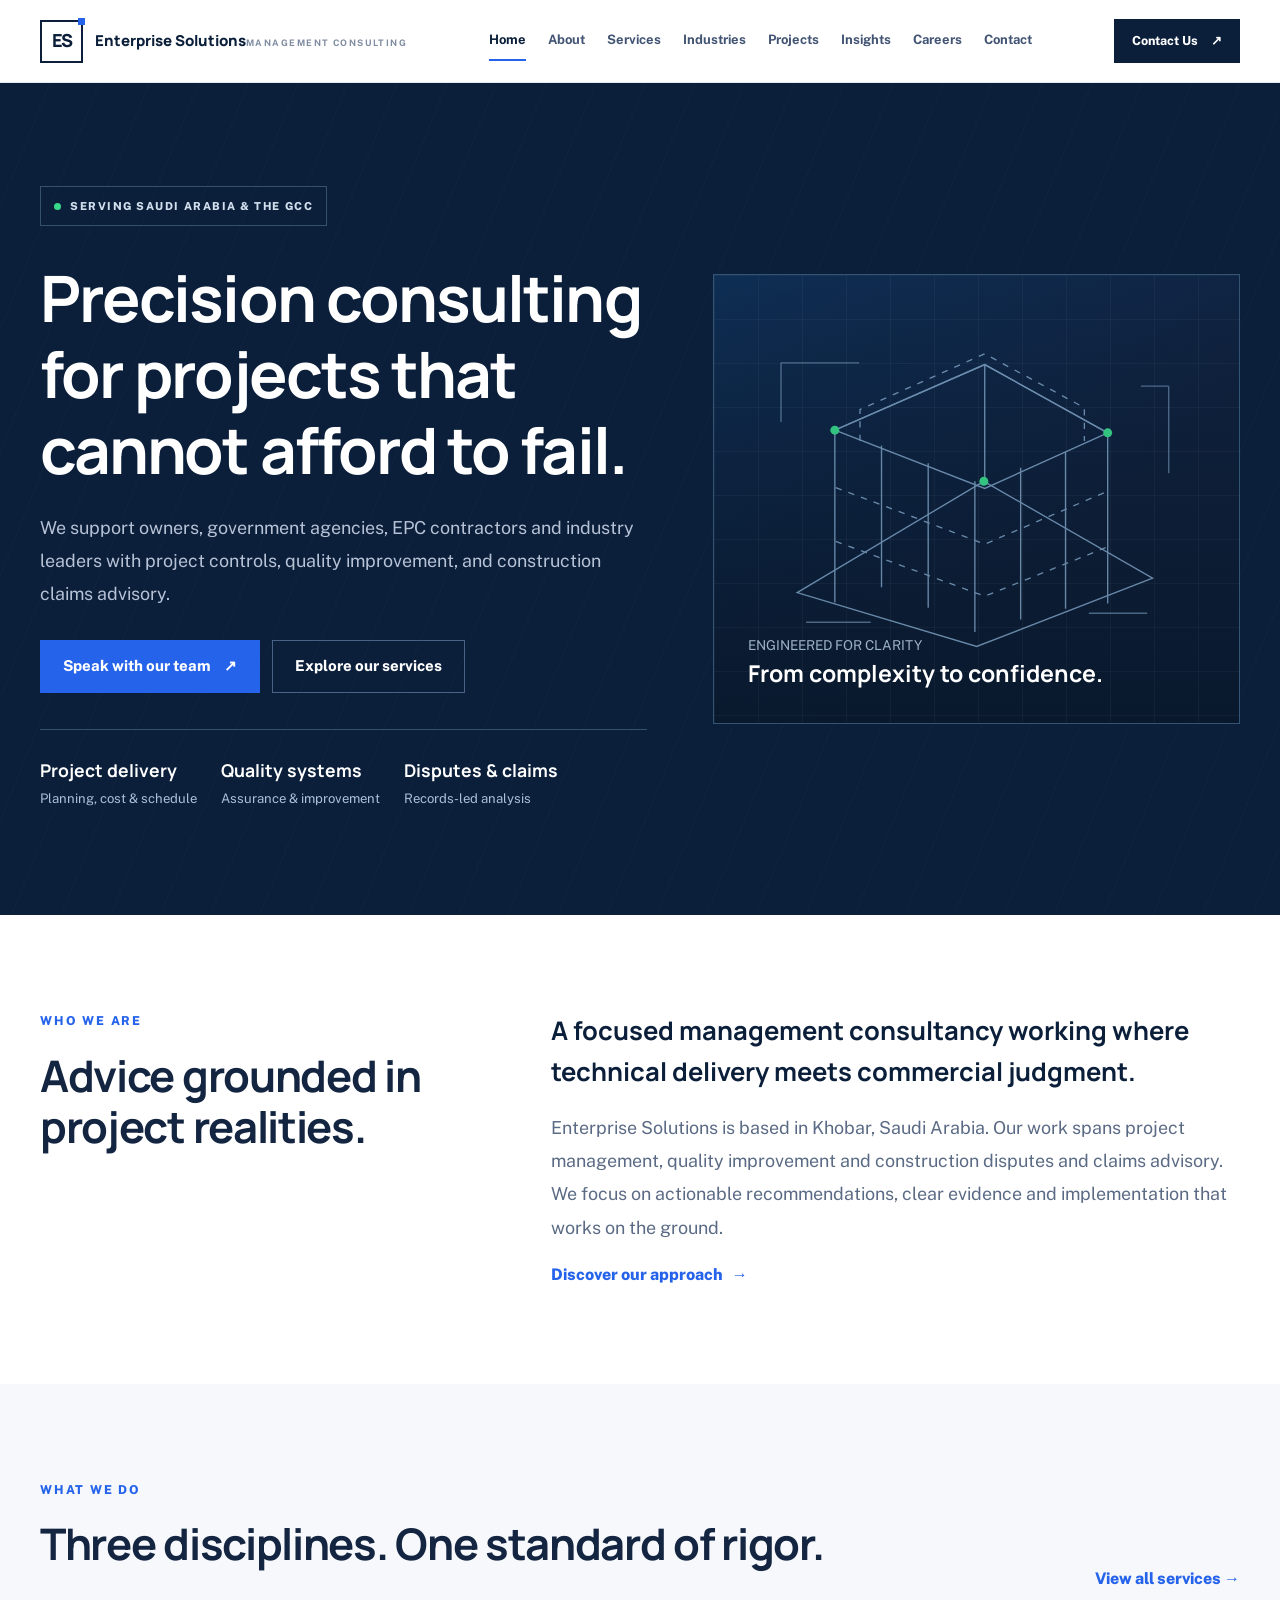
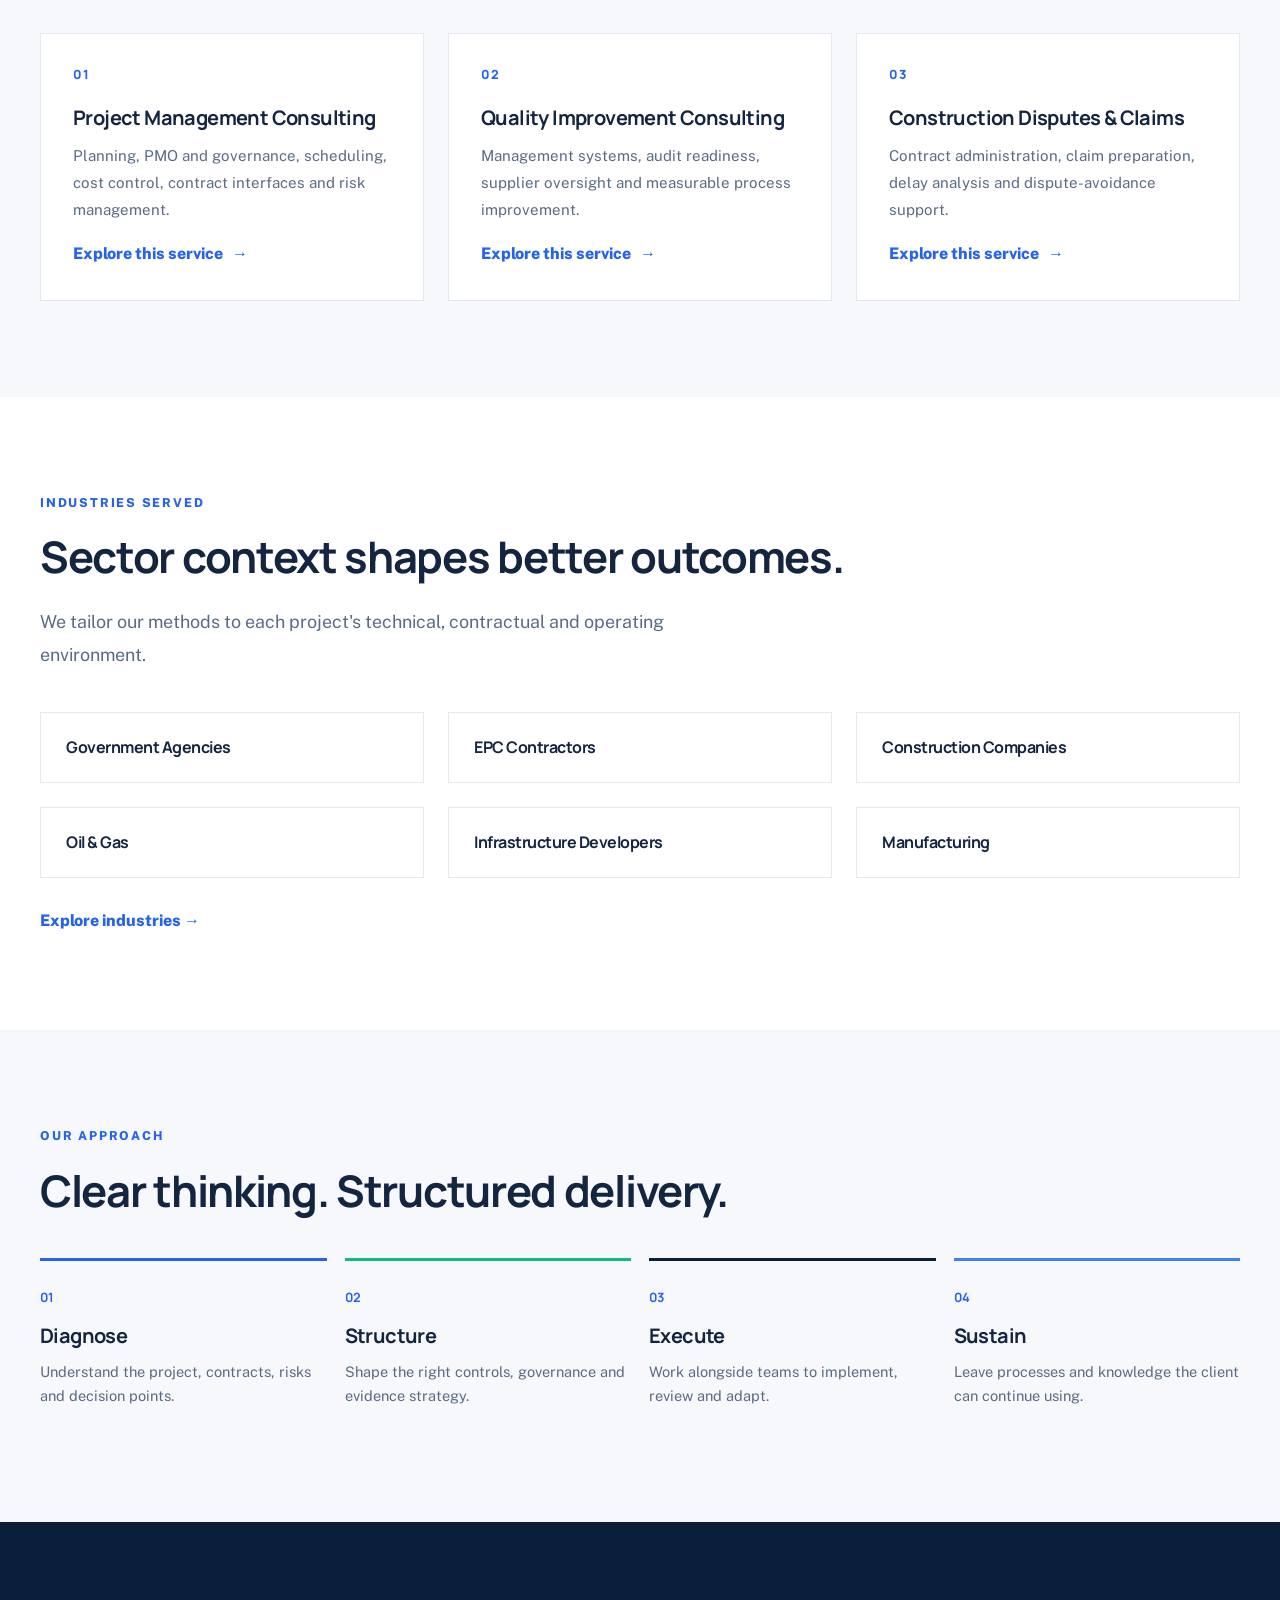
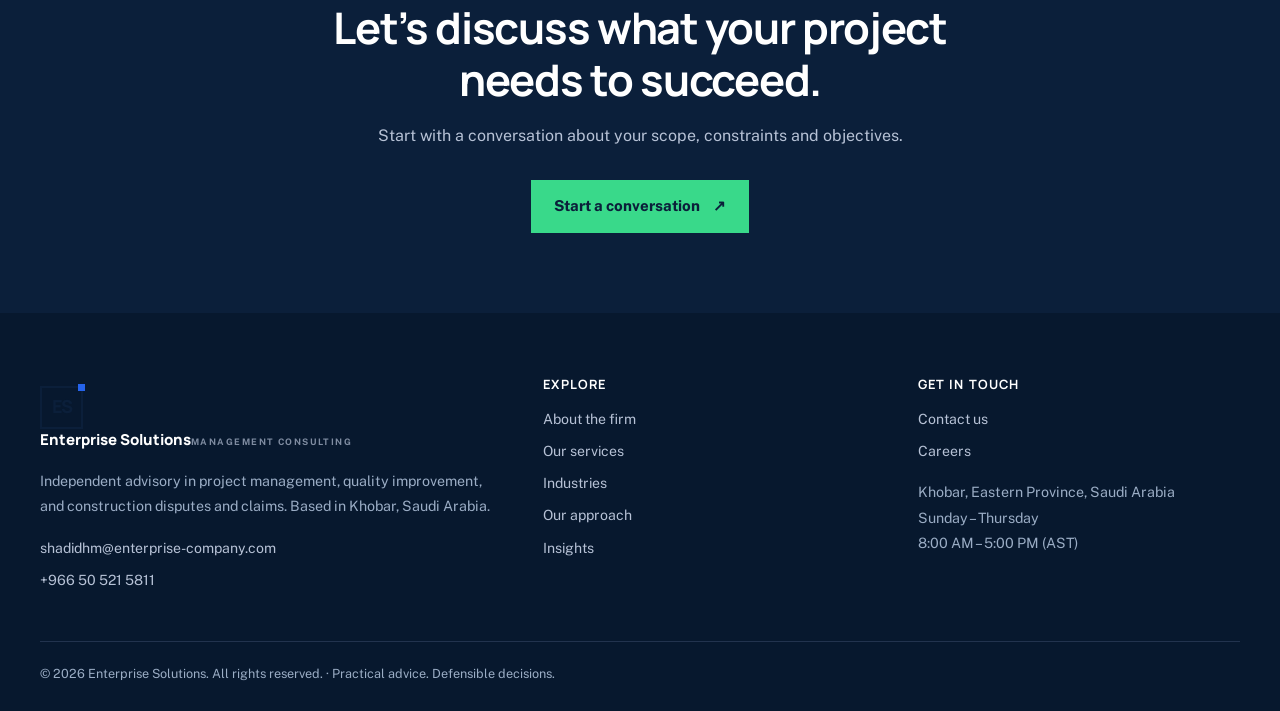
<file: index.html>
<!doctype html><html lang="en"><head><meta charset="utf-8"><meta name="viewport" content="width=device-width, initial-scale=1"><title>Project Management &amp; Claims Consulting in Saudi Arabia | Enterprise Solutions</title><meta name="description" content="Enterprise Solutions provides project management, quality improvement, and construction disputes and claims consulting in Saudi Arabia and the GCC."><meta name="theme-color" content="#0b1f3a"><meta name="robots" content="index,follow"><link rel="canonical" href="https://www.enterprise-company.com/"><link rel="icon" href="favicon.svg" type="image/svg+xml"><meta property="og:type" content="website"><meta property="og:site_name" content="Enterprise Solutions"><meta property="og:title" content="Project Management &amp; Claims Consulting in Saudi Arabia"><meta property="og:description" content="Enterprise Solutions provides project management, quality improvement, and construction disputes and claims consulting in Saudi Arabia and the GCC."><meta property="og:url" content="https://www.enterprise-company.com/"><link rel="stylesheet" href="site.css"><script defer src="site.js"></script><script type="application/ld+json">{"@context":"https://schema.org","@type":"Organization","name":"Enterprise Solutions","url":"https://www.enterprise-company.com","email":"shadidhm@enterprise-company.com","telephone":"+966505215811","address":{"@type":"PostalAddress","addressLocality":"Al Khobar","addressRegion":"Eastern Province","addressCountry":"SA"}}</script></head><body><a class="skip" href="#main">Skip to main content</a><header class="site-header"><div class="container header-inner"><a class="brand" href="index.html" aria-label="Enterprise Solutions home"><span class="brand-icon" aria-hidden="true">ES</span><span><span class="brand-name">Enterprise Solutions</span><span class="brand-sub">MANAGEMENT CONSULTING</span></span></a><nav id="nav-links" class="nav-links" aria-label="Primary navigation"><a href="index.html" aria-current="page">Home</a><a href="About.dc.html">About</a><a href="Services.dc.html">Services</a><a href="Industries.dc.html">Industries</a><a href="Projects.dc.html">Projects</a><a href="Insights.dc.html">Insights</a><a href="Careers.dc.html">Careers</a><a href="Contact.dc.html" class="nav-mobile-contact">Contact</a></nav><a class="btn btn-navy header-cta" href="Contact.dc.html">Contact Us <span aria-hidden="true">↗</span></a><button id="menu-toggle" class="menu-toggle" aria-label="Toggle navigation" aria-expanded="false" aria-controls="nav-links">☰</button></div></header><main id="main"><section class="hero"><div class="container hero-main"><div><div class="hero-badge">SERVING SAUDI ARABIA & THE GCC</div><h1>Precision consulting for projects that cannot afford to fail.</h1><p class="lede">We support owners, government agencies, EPC contractors and industry leaders with project controls, quality improvement, and construction claims advisory.</p><div class="btnrow"><a class="btn btn-primary" href="Contact.dc.html">Speak with our team <span aria-hidden="true">↗</span></a><a class="btn btn-outline" href="Services.dc.html">Explore our services</a></div><div class="impact-bar"><div><b>Project delivery</b><span>Planning, cost & schedule</span></div><div><b>Quality systems</b><span>Assurance & improvement</span></div><div><b>Disputes & claims</b><span>Records-led analysis</span></div></div></div><div class="hero-visual" role="img" aria-label="Illustrative architectural blueprint line artwork"><div class="blueprint"></div><svg class="sketch" viewBox="0 0 500 410" fill="none" xmlns="http://www.w3.org/2000/svg" aria-hidden="true"><g stroke="#82a6c8" stroke-width="1.5" opacity=".9"><path d="M50 326L258 202L446 310L250 386Z"/><path d="M92 337V145L259 72L396 148V338"/><path d="M259 72V202M92 145L259 210L396 148M92 145L259 72L396 148M144 162V320M196 182V343M248 202V370M299 187V356M349 169V344"/><path d="M120 157V122L259 60L370 120V157M93 209L259 272L396 213M93 269L259 330L396 275" stroke-dasharray="7 8"/><path d="M32 70H119M32 70v66M464 96v97M433 96h31M60 359h72M440 349h-65" opacity=".7"/></g><g fill="#39d98a"><circle cx="258" cy="202" r="5"/><circle cx="396" cy="148" r="5"/><circle cx="92" cy="145" r="5"/></g></svg><div class="visual-text"><span>ENGINEERED FOR CLARITY</span><strong>From complexity to confidence.</strong></div></div></div></section><section class="section"><div class="container story-layout"><div><div class="eyebrow">Who we are</div><h2>Advice grounded in project realities.</h2></div><div><p class="intro-statement">A focused management consultancy working where technical delivery meets commercial judgment.</p><p class="lede">Enterprise Solutions is based in Khobar, Saudi Arabia. Our work spans project management, quality improvement and construction disputes and claims advisory. We focus on actionable recommendations, clear evidence and implementation that works on the ground.</p><a class="textlink" href="About.dc.html">Discover our approach <span aria-hidden="true">→</span></a></div></div></section><section class="section alt"><div class="container"><div class="space-between section-head"><div><div class="eyebrow">What we do</div><h2>Three disciplines. One standard of rigor.</h2></div><a class="textlink" href="Services.dc.html">View all services →</a></div><div class="grid3"><article class="tile"><div class="tile-index">01</div><h3>Project Management Consulting</h3><p>Planning, PMO and governance, scheduling, cost control, contract interfaces and risk management.</p><a class="textlink" href="Services.dc.html#pmc">Explore this service <span aria-hidden="true">→</span></a></article><article class="tile"><div class="tile-index">02</div><h3>Quality Improvement Consulting</h3><p>Management systems, audit readiness, supplier oversight and measurable process improvement.</p><a class="textlink" href="Services.dc.html#qic">Explore this service <span aria-hidden="true">→</span></a></article><article class="tile"><div class="tile-index">03</div><h3>Construction Disputes &amp; Claims</h3><p>Contract administration, claim preparation, delay analysis and dispute-avoidance support.</p><a class="textlink" href="Services.dc.html#cdc">Explore this service <span aria-hidden="true">→</span></a></article></div></div></section><section class="section"><div class="container"><div class="section-head"><div class="eyebrow">Industries served</div><h2>Sector context shapes better outcomes.</h2><p class="lede">We tailor our methods to each project's technical, contractual and operating environment.</p></div><div class="grid3"><div class="tile" style="padding:25px"><h3 style="font-size:1rem;margin:0">Government Agencies</h3></div><div class="tile" style="padding:25px"><h3 style="font-size:1rem;margin:0">EPC Contractors</h3></div><div class="tile" style="padding:25px"><h3 style="font-size:1rem;margin:0">Construction Companies</h3></div><div class="tile" style="padding:25px"><h3 style="font-size:1rem;margin:0">Oil &amp; Gas</h3></div><div class="tile" style="padding:25px"><h3 style="font-size:1rem;margin:0">Infrastructure Developers</h3></div><div class="tile" style="padding:25px"><h3 style="font-size:1rem;margin:0">Manufacturing</h3></div></div><div style="margin-top:30px"><a class="textlink" href="Industries.dc.html">Explore industries →</a></div></div></section><section class="section alt"><div class="container"><div class="section-head"><div class="eyebrow">Our approach</div><h2>Clear thinking. Structured delivery.</h2></div><div class="grid4"><article class="process-step"><b>01</b><h3>Diagnose</h3><p>Understand the project, contracts, risks and decision points.</p></article><article class="process-step"><b>02</b><h3>Structure</h3><p>Shape the right controls, governance and evidence strategy.</p></article><article class="process-step"><b>03</b><h3>Execute</h3><p>Work alongside teams to implement, review and adapt.</p></article><article class="process-step"><b>04</b><h3>Sustain</h3><p>Leave processes and knowledge the client can continue using.</p></article></div></div></section><section class="cta-strip"><div class="container"><h2>Let’s discuss what your project needs to succeed.</h2><p>Start with a conversation about your scope, constraints and objectives.</p><div class="btnrow" style="justify-content:center"><a class="btn btn-green" href="Contact.dc.html">Start a conversation <span aria-hidden="true">↗</span></a></div></div></section></main><footer class="footer"><div class="container"><div class="footer-inner"><div><a class="brand" href="index.html" aria-label="Enterprise Solutions home"><span class="brand-icon" aria-hidden="true">ES</span><span><span class="brand-name">Enterprise Solutions</span><span class="brand-sub">MANAGEMENT CONSULTING</span></span></a><p>Independent advisory in project management, quality improvement, and construction disputes and claims. Based in Khobar, Saudi Arabia.</p><a href="mailto:shadidhm@enterprise-company.com">shadidhm@enterprise-company.com</a><a href="tel:+966505215811">+966 50 521 5811</a></div><div><h4>Explore</h4><a href="About.dc.html">About the firm</a><a href="Services.dc.html">Our services</a><a href="Industries.dc.html">Industries</a><a href="Projects.dc.html">Our approach</a><a href="Insights.dc.html">Insights</a></div><div><h4>Get in touch</h4><a href="Contact.dc.html">Contact us</a><a href="Careers.dc.html">Careers</a><p>Khobar, Eastern Province, Saudi Arabia<br>Sunday – Thursday<br>8:00 AM – 5:00 PM (AST)</p></div></div><div class="footer-bottom">© <span id="year">2026</span> Enterprise Solutions. All rights reserved. · Practical advice. Defensible decisions.</div></div></footer></body></html>
</file>
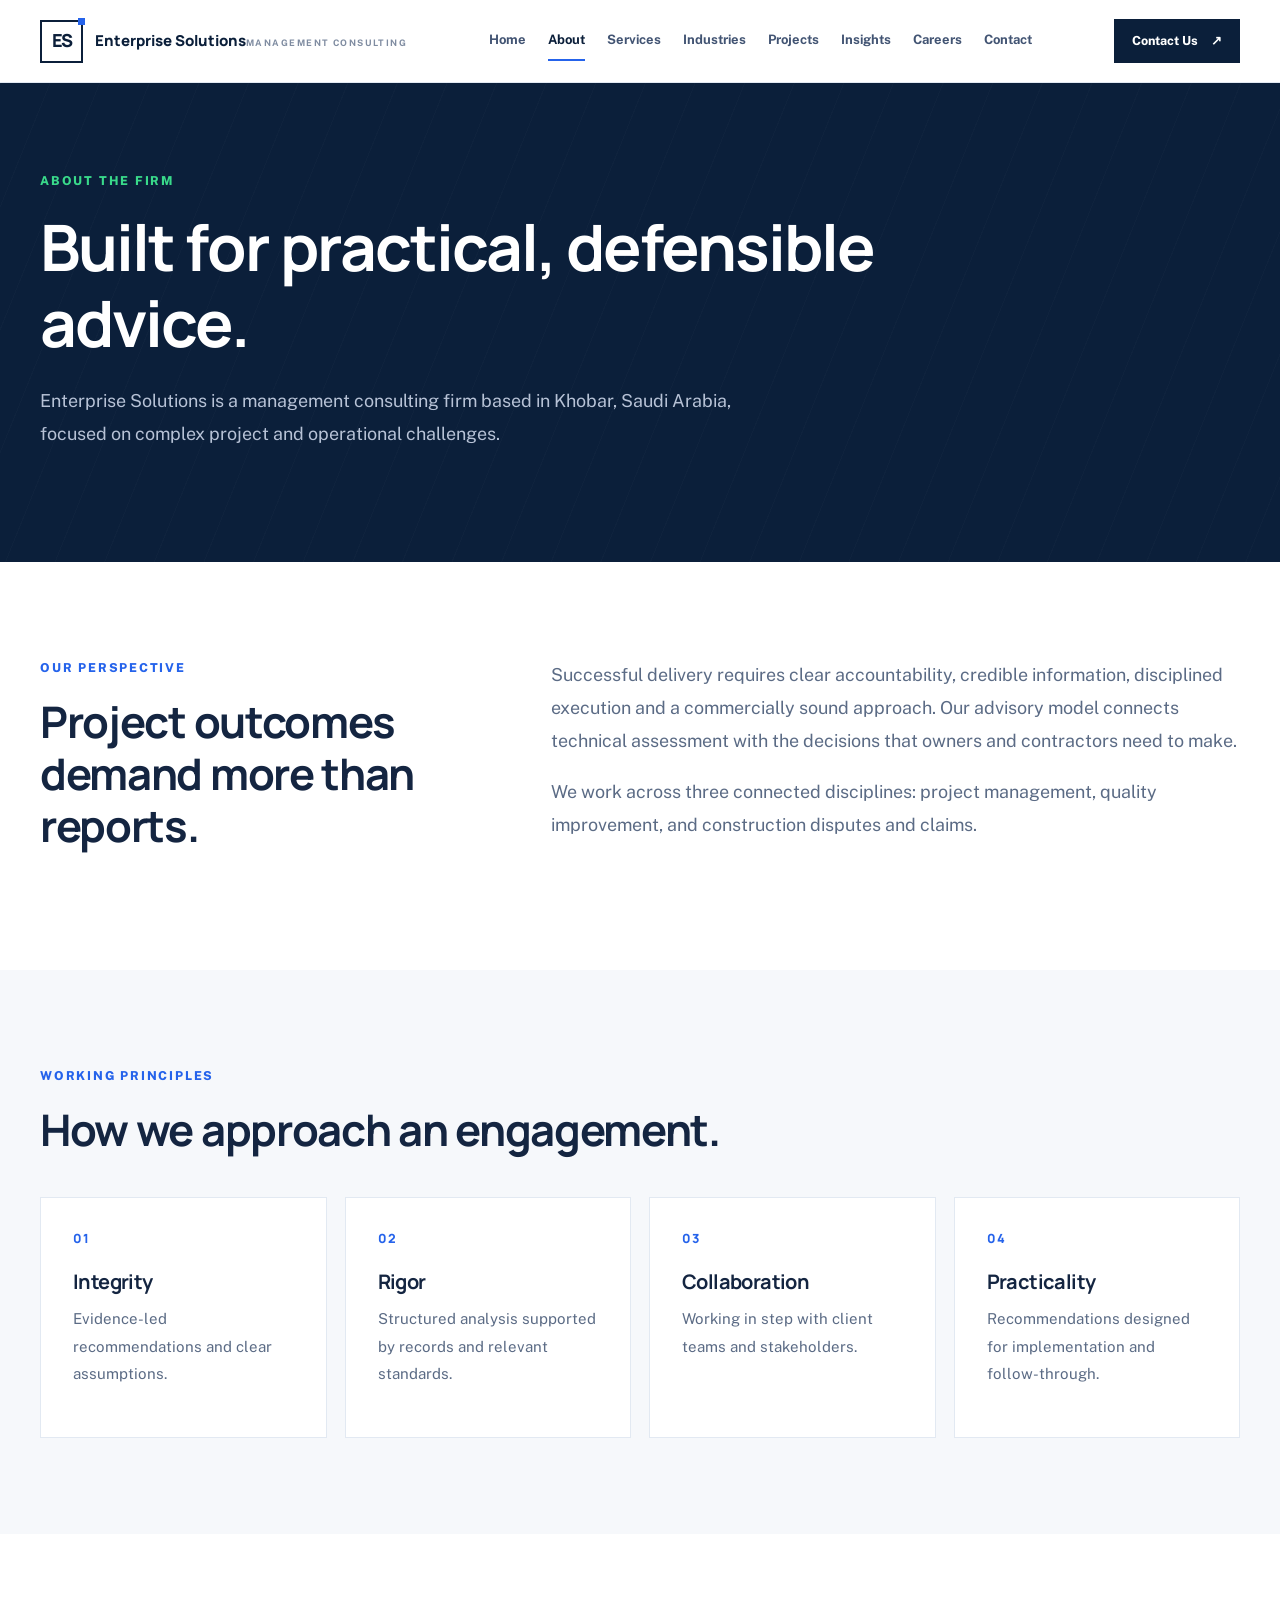
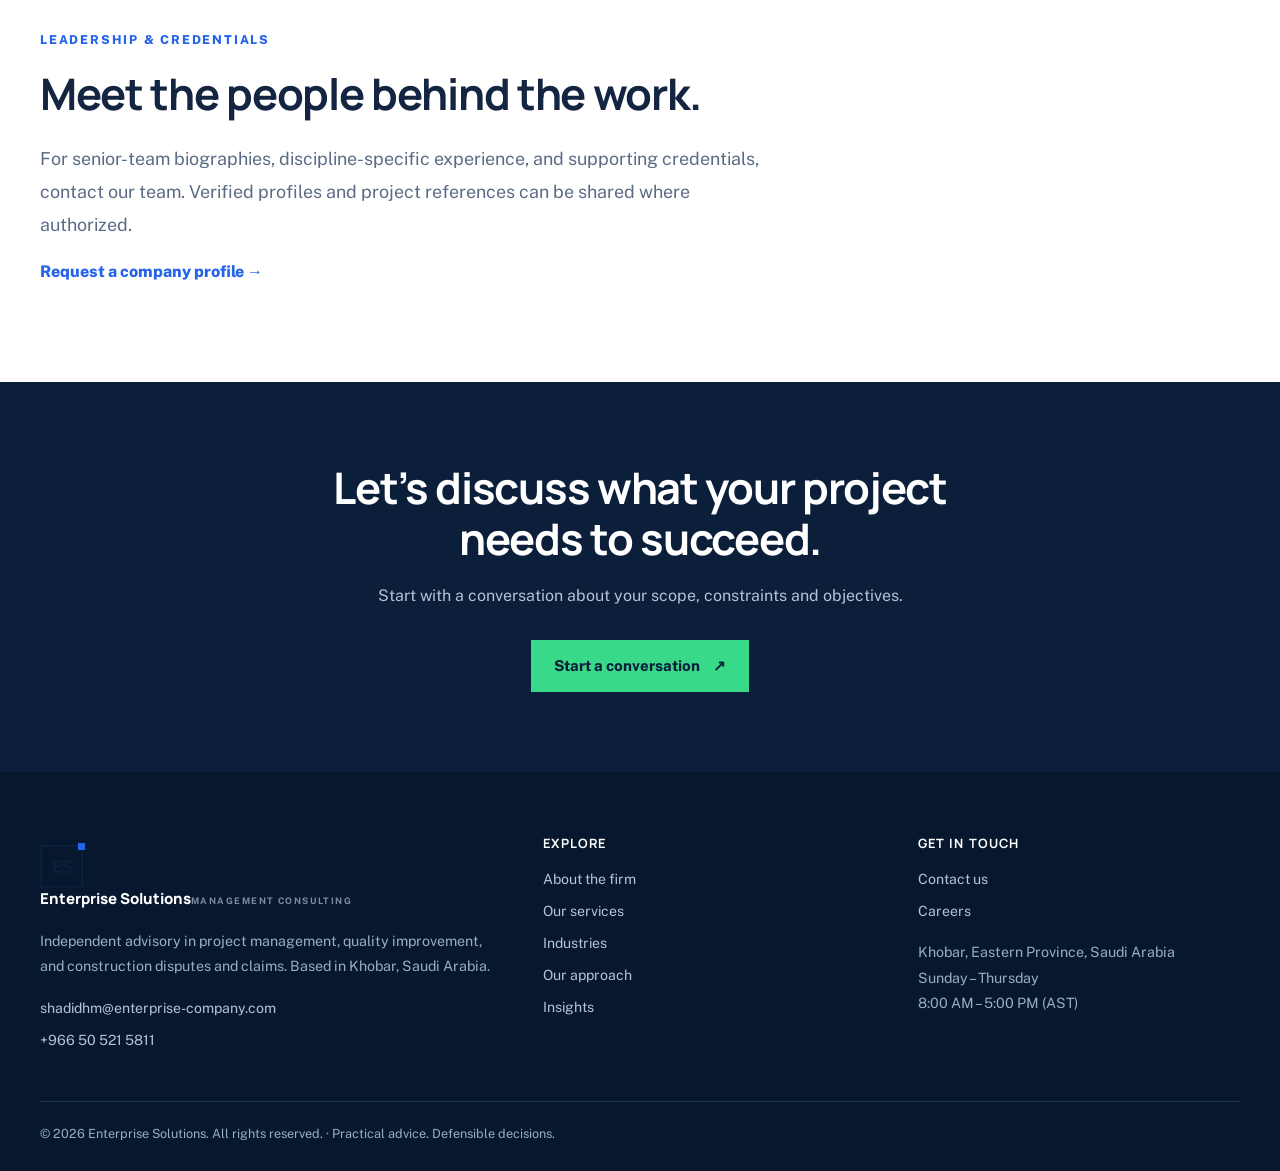
<file: About.dc.html>
<!doctype html><html lang="en"><head><meta charset="utf-8"><meta name="viewport" content="width=device-width, initial-scale=1"><title>About Our Consulting Firm | Enterprise Solutions</title><meta name="description" content="Learn about Enterprise Solutions, a Khobar-based consultancy focused on project delivery, quality and construction claims."><meta name="theme-color" content="#0b1f3a"><meta name="robots" content="index,follow"><link rel="canonical" href="https://www.enterprise-company.com/About.dc.html"><link rel="icon" href="favicon.svg" type="image/svg+xml"><meta property="og:type" content="website"><meta property="og:site_name" content="Enterprise Solutions"><meta property="og:title" content="About Our Consulting Firm"><meta property="og:description" content="Learn about Enterprise Solutions, a Khobar-based consultancy focused on project delivery, quality and construction claims."><meta property="og:url" content="https://www.enterprise-company.com/About.dc.html"><link rel="stylesheet" href="site.css"><script defer src="site.js"></script><script type="application/ld+json">{"@context":"https://schema.org","@type":"Organization","name":"Enterprise Solutions","url":"https://www.enterprise-company.com","email":"shadidhm@enterprise-company.com","telephone":"+966505215811","address":{"@type":"PostalAddress","addressLocality":"Al Khobar","addressRegion":"Eastern Province","addressCountry":"SA"}}</script></head><body><a class="skip" href="#main">Skip to main content</a><header class="site-header"><div class="container header-inner"><a class="brand" href="index.html" aria-label="Enterprise Solutions home"><span class="brand-icon" aria-hidden="true">ES</span><span><span class="brand-name">Enterprise Solutions</span><span class="brand-sub">MANAGEMENT CONSULTING</span></span></a><nav id="nav-links" class="nav-links" aria-label="Primary navigation"><a href="index.html">Home</a><a href="About.dc.html" aria-current="page">About</a><a href="Services.dc.html">Services</a><a href="Industries.dc.html">Industries</a><a href="Projects.dc.html">Projects</a><a href="Insights.dc.html">Insights</a><a href="Careers.dc.html">Careers</a><a href="Contact.dc.html" class="nav-mobile-contact">Contact</a></nav><a class="btn btn-navy header-cta" href="Contact.dc.html">Contact Us <span aria-hidden="true">↗</span></a><button id="menu-toggle" class="menu-toggle" aria-label="Toggle navigation" aria-expanded="false" aria-controls="nav-links">☰</button></div></header><main id="main"><section class="hero"><div class="container hero-standard"><div class="eyebrow light">About the firm</div><h1>Built for practical, defensible advice.</h1><p class="lede">Enterprise Solutions is a management consulting firm based in Khobar, Saudi Arabia, focused on complex project and operational challenges.</p></div></section><section class="section"><div class="container story-layout"><div><div class="eyebrow">Our perspective</div><h2>Project outcomes demand more than reports.</h2></div><div><p class="lede">Successful delivery requires clear accountability, credible information, disciplined execution and a commercially sound approach. Our advisory model connects technical assessment with the decisions that owners and contractors need to make.</p><p class="lede">We work across three connected disciplines: project management, quality improvement, and construction disputes and claims.</p></div></div></section><section class="section alt"><div class="container"><div class="section-head"><div class="eyebrow">Working principles</div><h2>How we approach an engagement.</h2></div><div class="grid4"><article class="tile"><div class="tile-index">01</div><h3>Integrity</h3><p>Evidence-led recommendations and clear assumptions.</p></article><article class="tile"><div class="tile-index">02</div><h3>Rigor</h3><p>Structured analysis supported by records and relevant standards.</p></article><article class="tile"><div class="tile-index">03</div><h3>Collaboration</h3><p>Working in step with client teams and stakeholders.</p></article><article class="tile"><div class="tile-index">04</div><h3>Practicality</h3><p>Recommendations designed for implementation and follow-through.</p></article></div></div></section><section class="section"><div class="container"><div class="eyebrow">Leadership & credentials</div><h2>Meet the people behind the work.</h2><p class="lede">For senior-team biographies, discipline-specific experience, and supporting credentials, contact our team. Verified profiles and project references can be shared where authorized.</p><a class="textlink" href="Contact.dc.html">Request a company profile →</a></div></section><section class="cta-strip"><div class="container"><h2>Let’s discuss what your project needs to succeed.</h2><p>Start with a conversation about your scope, constraints and objectives.</p><div class="btnrow" style="justify-content:center"><a class="btn btn-green" href="Contact.dc.html">Start a conversation <span aria-hidden="true">↗</span></a></div></div></section></main><footer class="footer"><div class="container"><div class="footer-inner"><div><a class="brand" href="index.html" aria-label="Enterprise Solutions home"><span class="brand-icon" aria-hidden="true">ES</span><span><span class="brand-name">Enterprise Solutions</span><span class="brand-sub">MANAGEMENT CONSULTING</span></span></a><p>Independent advisory in project management, quality improvement, and construction disputes and claims. Based in Khobar, Saudi Arabia.</p><a href="mailto:shadidhm@enterprise-company.com">shadidhm@enterprise-company.com</a><a href="tel:+966505215811">+966 50 521 5811</a></div><div><h4>Explore</h4><a href="About.dc.html">About the firm</a><a href="Services.dc.html">Our services</a><a href="Industries.dc.html">Industries</a><a href="Projects.dc.html">Our approach</a><a href="Insights.dc.html">Insights</a></div><div><h4>Get in touch</h4><a href="Contact.dc.html">Contact us</a><a href="Careers.dc.html">Careers</a><p>Khobar, Eastern Province, Saudi Arabia<br>Sunday – Thursday<br>8:00 AM – 5:00 PM (AST)</p></div></div><div class="footer-bottom">© <span id="year">2026</span> Enterprise Solutions. All rights reserved. · Practical advice. Defensible decisions.</div></div></footer></body></html>
</file>
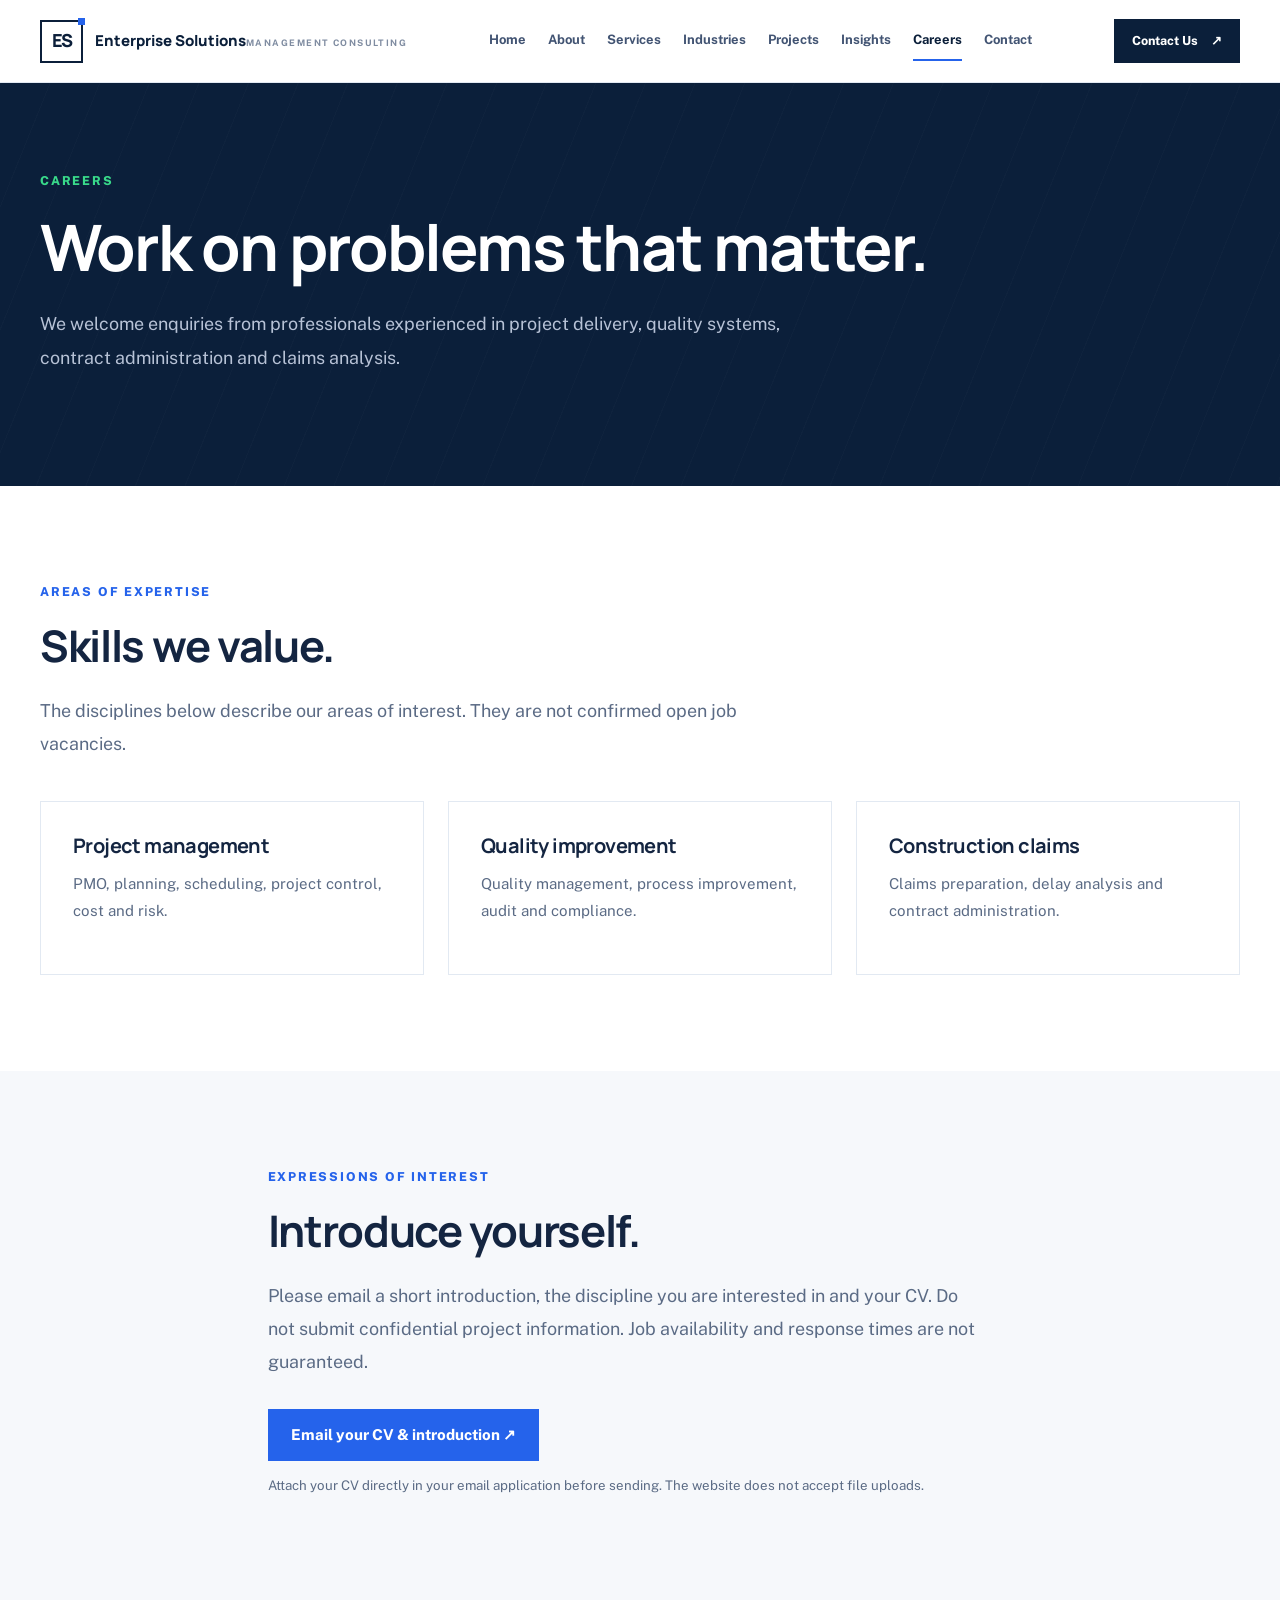
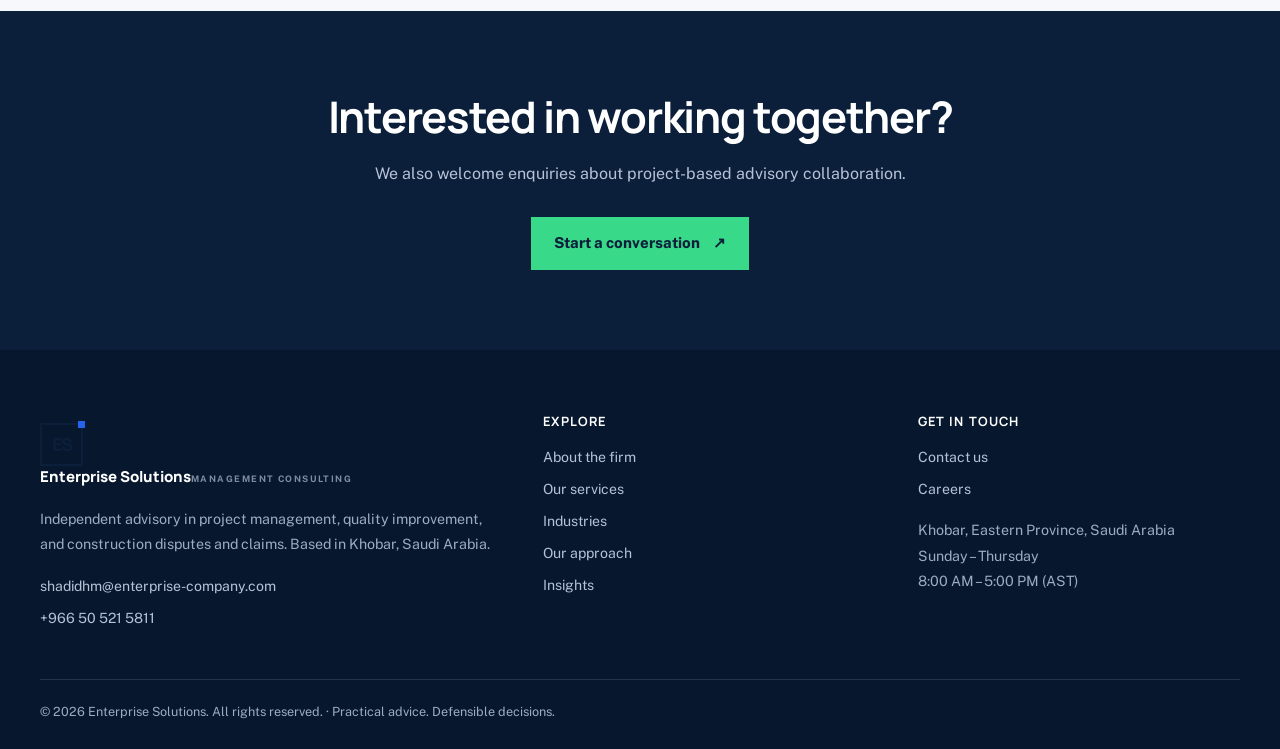
<file: Careers.dc.html>
<!doctype html><html lang="en"><head><meta charset="utf-8"><meta name="viewport" content="width=device-width, initial-scale=1"><title>Careers &amp; Expressions of Interest | Enterprise Solutions</title><meta name="description" content="Learn about careers and expressions of interest at Enterprise Solutions in Khobar, Saudi Arabia."><meta name="theme-color" content="#0b1f3a"><meta name="robots" content="index,follow"><link rel="canonical" href="https://www.enterprise-company.com/Careers.dc.html"><link rel="icon" href="favicon.svg" type="image/svg+xml"><meta property="og:type" content="website"><meta property="og:site_name" content="Enterprise Solutions"><meta property="og:title" content="Careers &amp; Expressions of Interest"><meta property="og:description" content="Learn about careers and expressions of interest at Enterprise Solutions in Khobar, Saudi Arabia."><meta property="og:url" content="https://www.enterprise-company.com/Careers.dc.html"><link rel="stylesheet" href="site.css"><script defer src="site.js"></script><script type="application/ld+json">{"@context":"https://schema.org","@type":"Organization","name":"Enterprise Solutions","url":"https://www.enterprise-company.com","email":"shadidhm@enterprise-company.com","telephone":"+966505215811","address":{"@type":"PostalAddress","addressLocality":"Al Khobar","addressRegion":"Eastern Province","addressCountry":"SA"}}</script></head><body><a class="skip" href="#main">Skip to main content</a><header class="site-header"><div class="container header-inner"><a class="brand" href="index.html" aria-label="Enterprise Solutions home"><span class="brand-icon" aria-hidden="true">ES</span><span><span class="brand-name">Enterprise Solutions</span><span class="brand-sub">MANAGEMENT CONSULTING</span></span></a><nav id="nav-links" class="nav-links" aria-label="Primary navigation"><a href="index.html">Home</a><a href="About.dc.html">About</a><a href="Services.dc.html">Services</a><a href="Industries.dc.html">Industries</a><a href="Projects.dc.html">Projects</a><a href="Insights.dc.html">Insights</a><a href="Careers.dc.html" aria-current="page">Careers</a><a href="Contact.dc.html" class="nav-mobile-contact">Contact</a></nav><a class="btn btn-navy header-cta" href="Contact.dc.html">Contact Us <span aria-hidden="true">↗</span></a><button id="menu-toggle" class="menu-toggle" aria-label="Toggle navigation" aria-expanded="false" aria-controls="nav-links">☰</button></div></header><main id="main"><section class="hero"><div class="container hero-standard"><div class="eyebrow light">Careers</div><h1>Work on problems that matter.</h1><p class="lede">We welcome enquiries from professionals experienced in project delivery, quality systems, contract administration and claims analysis.</p></div></section><section class="section"><div class="container"><div class="section-head"><div class="eyebrow">Areas of expertise</div><h2>Skills we value.</h2><p class="lede">The disciplines below describe our areas of interest. They are not confirmed open job vacancies.</p></div><div class="grid3"><article class="tile"><h3>Project management</h3><p>PMO, planning, scheduling, project control, cost and risk.</p></article><article class="tile"><h3>Quality improvement</h3><p>Quality management, process improvement, audit and compliance.</p></article><article class="tile"><h3>Construction claims</h3><p>Claims preparation, delay analysis and contract administration.</p></article></div></div></section><section class="section alt"><div class="container narrow"><div class="eyebrow">Expressions of interest</div><h2>Introduce yourself.</h2><p class="lede">Please email a short introduction, the discipline you are interested in and your CV. Do not submit confidential project information. Job availability and response times are not guaranteed.</p><div class="btnrow"><a class="btn btn-primary" href="mailto:shadidhm@enterprise-company.com?subject=Career%20Enquiry%20%E2%80%94%20Enterprise%20Solutions">Email your CV & introduction ↗</a></div><p class="form-help">Attach your CV directly in your email application before sending. The website does not accept file uploads.</p></div></section><section class="cta-strip"><div class="container"><h2>Interested in working together?</h2><p>We also welcome enquiries about project-based advisory collaboration.</p><div class="btnrow" style="justify-content:center"><a class="btn btn-green" href="Contact.dc.html">Start a conversation <span aria-hidden="true">↗</span></a></div></div></section></main><footer class="footer"><div class="container"><div class="footer-inner"><div><a class="brand" href="index.html" aria-label="Enterprise Solutions home"><span class="brand-icon" aria-hidden="true">ES</span><span><span class="brand-name">Enterprise Solutions</span><span class="brand-sub">MANAGEMENT CONSULTING</span></span></a><p>Independent advisory in project management, quality improvement, and construction disputes and claims. Based in Khobar, Saudi Arabia.</p><a href="mailto:shadidhm@enterprise-company.com">shadidhm@enterprise-company.com</a><a href="tel:+966505215811">+966 50 521 5811</a></div><div><h4>Explore</h4><a href="About.dc.html">About the firm</a><a href="Services.dc.html">Our services</a><a href="Industries.dc.html">Industries</a><a href="Projects.dc.html">Our approach</a><a href="Insights.dc.html">Insights</a></div><div><h4>Get in touch</h4><a href="Contact.dc.html">Contact us</a><a href="Careers.dc.html">Careers</a><p>Khobar, Eastern Province, Saudi Arabia<br>Sunday – Thursday<br>8:00 AM – 5:00 PM (AST)</p></div></div><div class="footer-bottom">© <span id="year">2026</span> Enterprise Solutions. All rights reserved. · Practical advice. Defensible decisions.</div></div></footer></body></html>
</file>
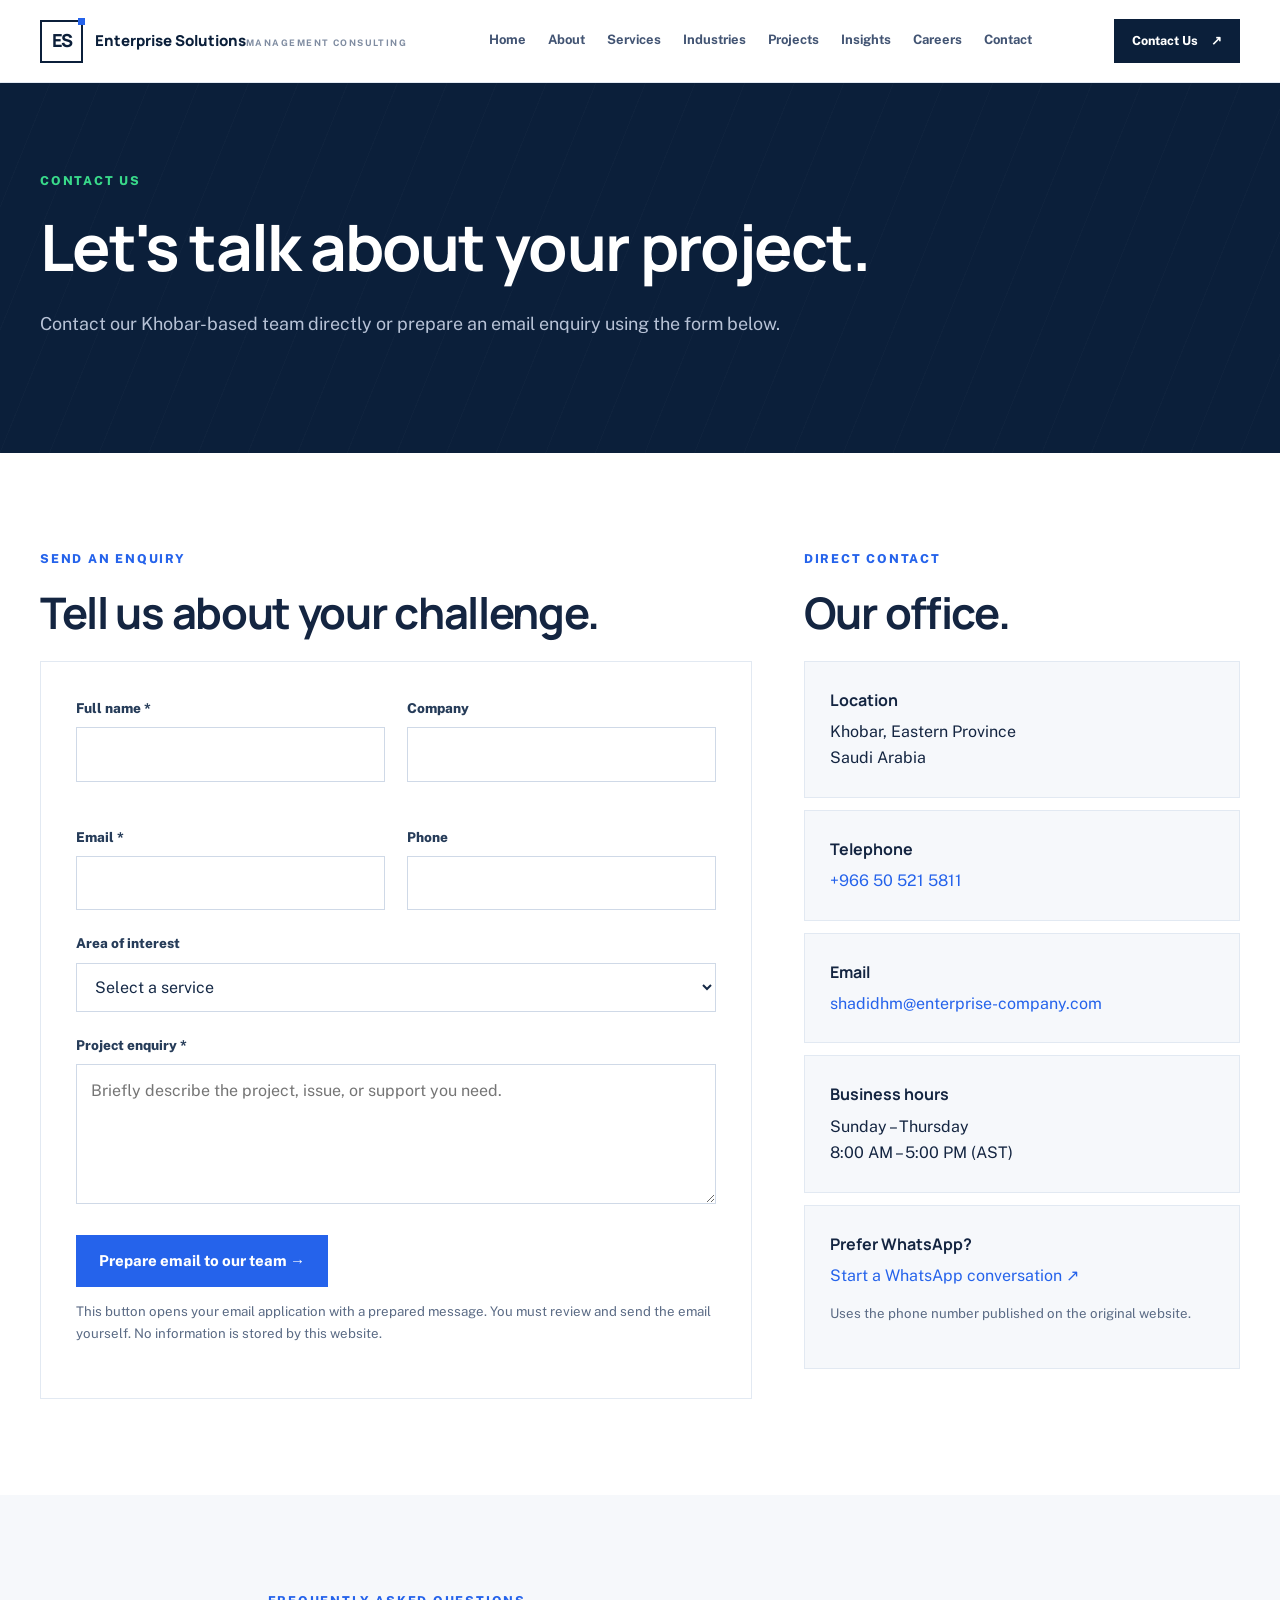
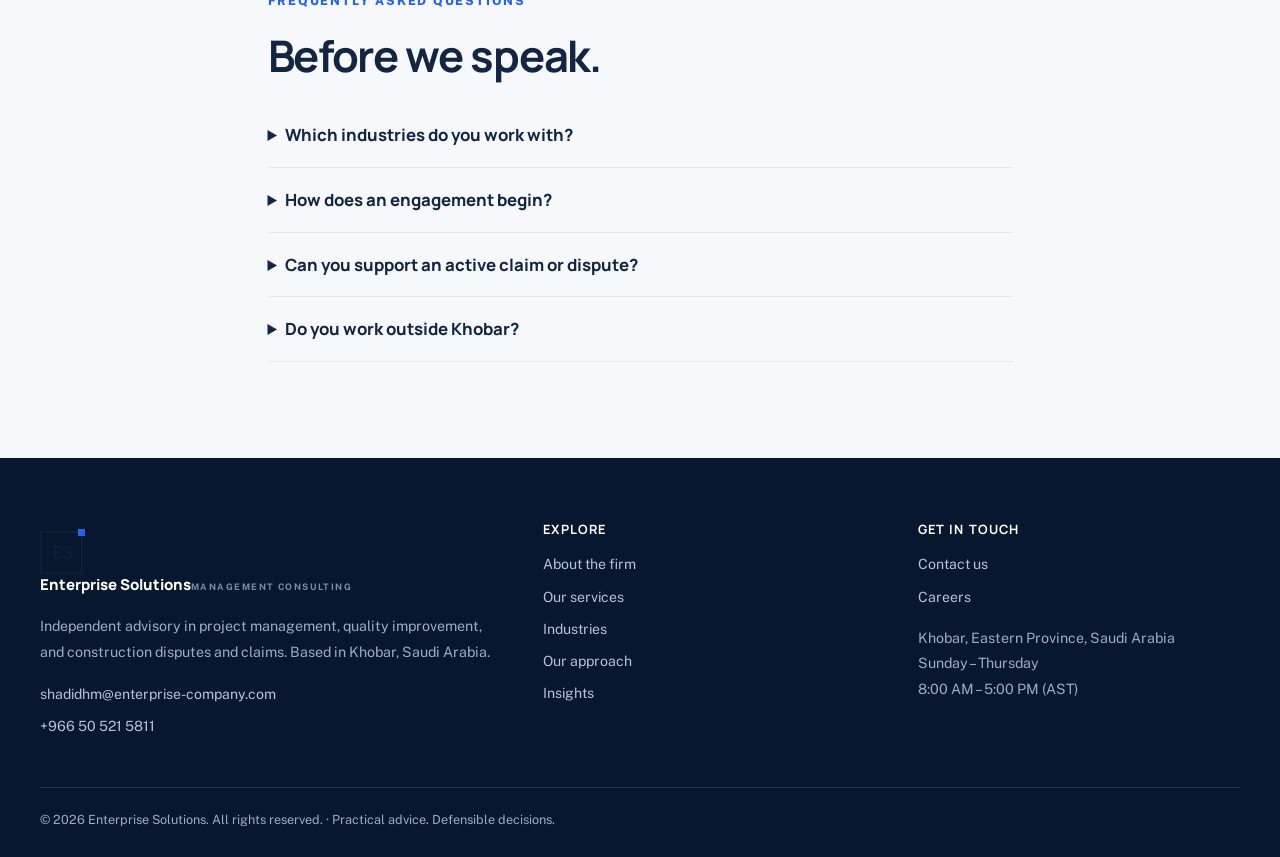
<file: Contact.dc.html>
<!doctype html><html lang="en"><head><meta charset="utf-8"><meta name="viewport" content="width=device-width, initial-scale=1"><title>Contact Enterprise Solutions | Enterprise Solutions</title><meta name="description" content="Contact Enterprise Solutions in Khobar, Saudi Arabia, for project management, quality improvement and construction claims consulting."><meta name="theme-color" content="#0b1f3a"><meta name="robots" content="index,follow"><link rel="canonical" href="https://www.enterprise-company.com/Contact.dc.html"><link rel="icon" href="favicon.svg" type="image/svg+xml"><meta property="og:type" content="website"><meta property="og:site_name" content="Enterprise Solutions"><meta property="og:title" content="Contact Enterprise Solutions"><meta property="og:description" content="Contact Enterprise Solutions in Khobar, Saudi Arabia, for project management, quality improvement and construction claims consulting."><meta property="og:url" content="https://www.enterprise-company.com/Contact.dc.html"><link rel="stylesheet" href="site.css"><script defer src="site.js"></script><script type="application/ld+json">{"@context":"https://schema.org","@type":"Organization","name":"Enterprise Solutions","url":"https://www.enterprise-company.com","email":"shadidhm@enterprise-company.com","telephone":"+966505215811","address":{"@type":"PostalAddress","addressLocality":"Al Khobar","addressRegion":"Eastern Province","addressCountry":"SA"}}</script></head><body><a class="skip" href="#main">Skip to main content</a><header class="site-header"><div class="container header-inner"><a class="brand" href="index.html" aria-label="Enterprise Solutions home"><span class="brand-icon" aria-hidden="true">ES</span><span><span class="brand-name">Enterprise Solutions</span><span class="brand-sub">MANAGEMENT CONSULTING</span></span></a><nav id="nav-links" class="nav-links" aria-label="Primary navigation"><a href="index.html">Home</a><a href="About.dc.html">About</a><a href="Services.dc.html">Services</a><a href="Industries.dc.html">Industries</a><a href="Projects.dc.html">Projects</a><a href="Insights.dc.html">Insights</a><a href="Careers.dc.html">Careers</a><a href="Contact.dc.html" class="nav-mobile-contact">Contact</a></nav><a class="btn btn-navy header-cta" href="Contact.dc.html">Contact Us <span aria-hidden="true">↗</span></a><button id="menu-toggle" class="menu-toggle" aria-label="Toggle navigation" aria-expanded="false" aria-controls="nav-links">☰</button></div></header><main id="main"><section class="hero"><div class="container hero-standard"><div class="eyebrow light">Contact us</div><h1>Let&#x27;s talk about your project.</h1><p class="lede">Contact our Khobar-based team directly or prepare an email enquiry using the form below.</p></div></section><section class="section"><div class="container contact-grid"><div><div class="eyebrow">Send an enquiry</div><h2>Tell us about your challenge.</h2><div class="form-panel"><form id="contact-form"><div class="form-grid"><div class="field"><label for="name">Full name *</label><input id="name" name="name" autocomplete="name" required maxlength="120"></div><div class="field"><label for="company">Company</label><input id="company" name="company" autocomplete="organization" maxlength="150"></div><div class="field"><label for="email">Email *</label><input id="email" type="email" name="email" autocomplete="email" required maxlength="150"></div><div class="field"><label for="phone">Phone</label><input id="phone" type="tel" name="phone" autocomplete="tel" maxlength="70"></div></div><div class="field"><label for="topic">Area of interest</label><select id="topic" name="topic"><option value="">Select a service</option><option>Project Management Consulting</option><option>Quality Improvement Consulting</option><option>Construction Disputes & Claims</option><option>Other enquiry</option></select></div><div class="field"><label for="message">Project enquiry *</label><textarea id="message" name="message" required minlength="10" maxlength="4000" placeholder="Briefly describe the project, issue, or support you need."></textarea></div><button type="submit" class="btn btn-primary">Prepare email to our team →</button><p class="form-help">This button opens your email application with a prepared message. You must review and send the email yourself. No information is stored by this website.</p><p id="email-feedback" role="status" aria-live="polite"></p></form></div></div><aside><div class="eyebrow">Direct contact</div><h2>Our office.</h2><div class="info-item"><strong>Location</strong>Khobar, Eastern Province<br>Saudi Arabia</div><div class="info-item"><strong>Telephone</strong><a href="tel:+966505215811">+966 50 521 5811</a></div><div class="info-item"><strong>Email</strong><a href="mailto:shadidhm@enterprise-company.com">shadidhm@enterprise-company.com</a></div><div class="info-item"><strong>Business hours</strong>Sunday – Thursday<br>8:00 AM – 5:00 PM (AST)</div><div class="info-item"><strong>Prefer WhatsApp?</strong><a href="https://wa.me/966505215811" rel="noopener noreferrer">Start a WhatsApp conversation ↗</a><p class="form-help">Uses the phone number published on the original website.</p></div></aside></div></section><section class="section alt"><div class="container narrow faq"><div class="eyebrow">Frequently asked questions</div><h2>Before we speak.</h2><details><summary>Which industries do you work with?</summary><p>We focus on government, EPC, construction, oil and gas, infrastructure and manufacturing environments.</p></details><details><summary>How does an engagement begin?</summary><p>With an initial discussion of your challenge, scope, available information and desired deliverables.</p></details><details><summary>Can you support an active claim or dispute?</summary><p>Our services include contract administration, evidence review, claims preparation and analytical support. The exact scope depends on the matter.</p></details><details><summary>Do you work outside Khobar?</summary><p>Please contact us to discuss location requirements and whether support can be arranged for your project.</p></details></div></section></main><footer class="footer"><div class="container"><div class="footer-inner"><div><a class="brand" href="index.html" aria-label="Enterprise Solutions home"><span class="brand-icon" aria-hidden="true">ES</span><span><span class="brand-name">Enterprise Solutions</span><span class="brand-sub">MANAGEMENT CONSULTING</span></span></a><p>Independent advisory in project management, quality improvement, and construction disputes and claims. Based in Khobar, Saudi Arabia.</p><a href="mailto:shadidhm@enterprise-company.com">shadidhm@enterprise-company.com</a><a href="tel:+966505215811">+966 50 521 5811</a></div><div><h4>Explore</h4><a href="About.dc.html">About the firm</a><a href="Services.dc.html">Our services</a><a href="Industries.dc.html">Industries</a><a href="Projects.dc.html">Our approach</a><a href="Insights.dc.html">Insights</a></div><div><h4>Get in touch</h4><a href="Contact.dc.html">Contact us</a><a href="Careers.dc.html">Careers</a><p>Khobar, Eastern Province, Saudi Arabia<br>Sunday – Thursday<br>8:00 AM – 5:00 PM (AST)</p></div></div><div class="footer-bottom">© <span id="year">2026</span> Enterprise Solutions. All rights reserved. · Practical advice. Defensible decisions.</div></div></footer></body></html>
</file>
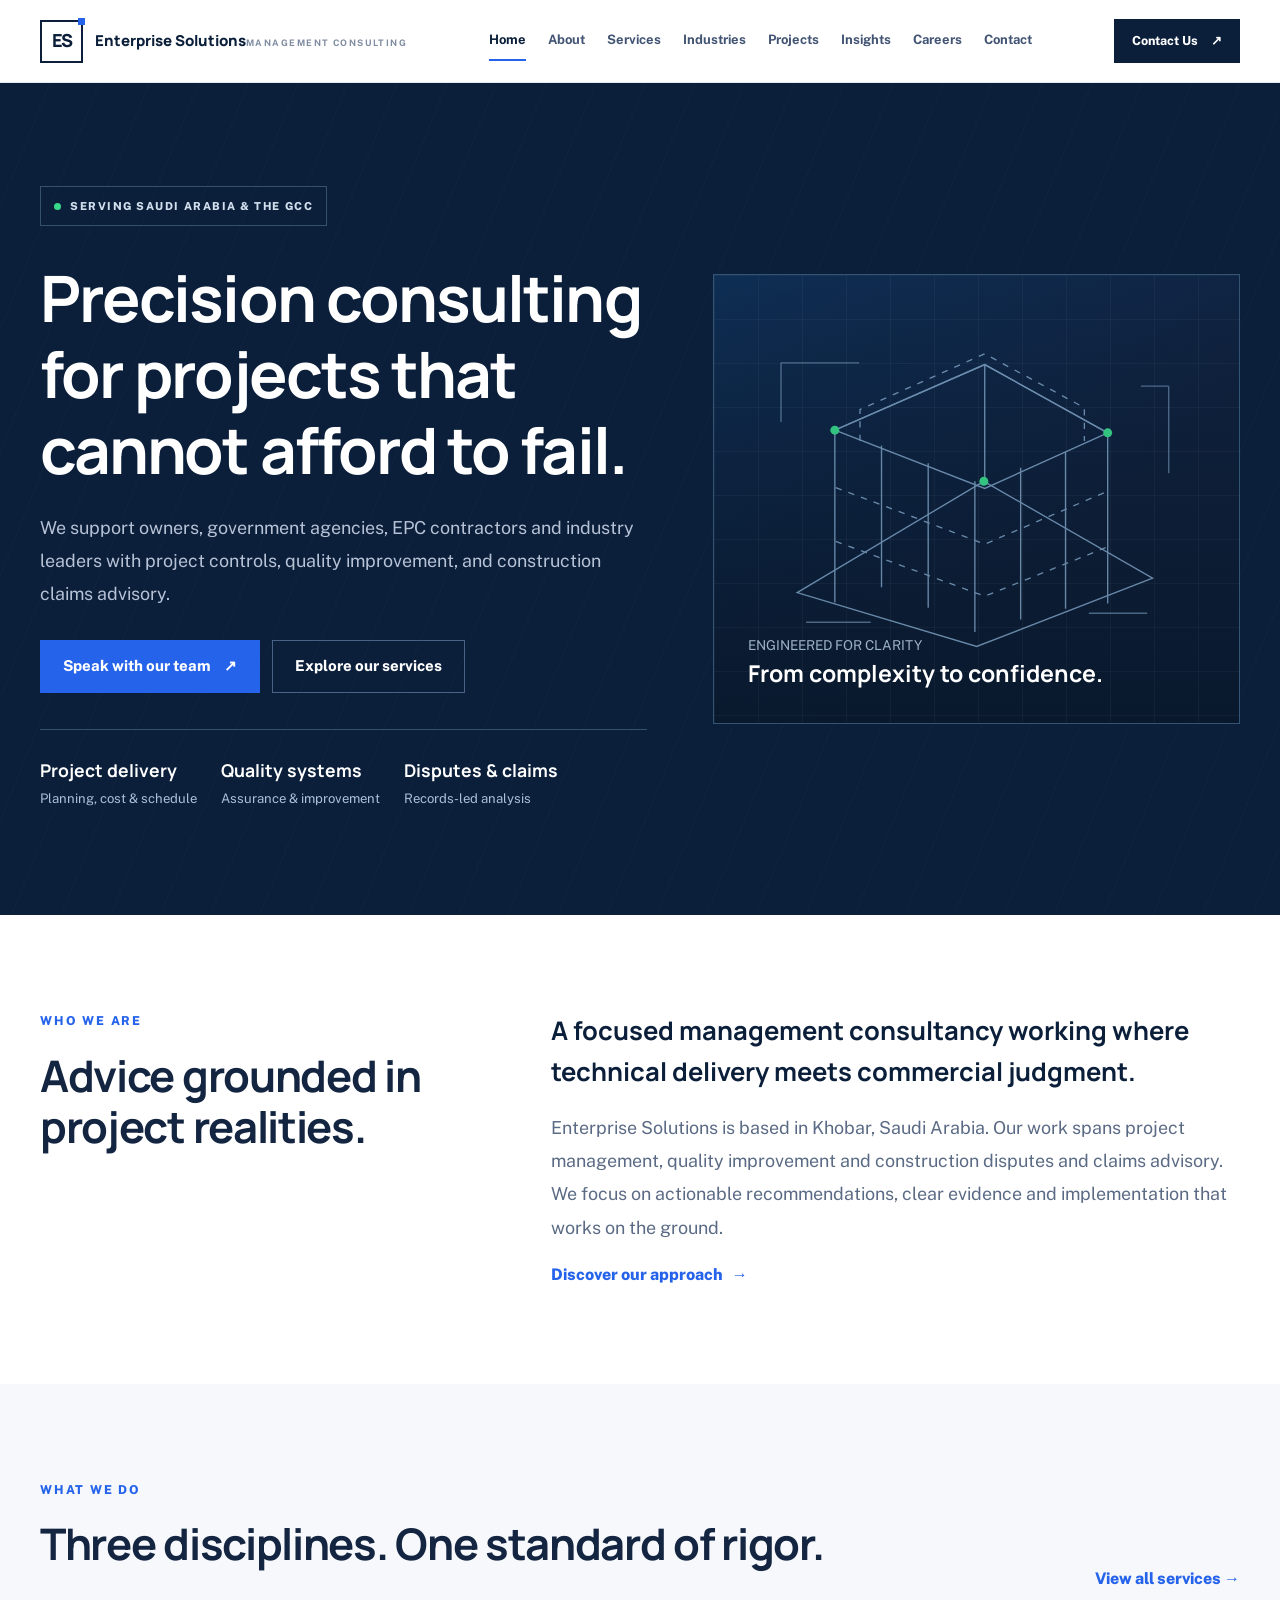
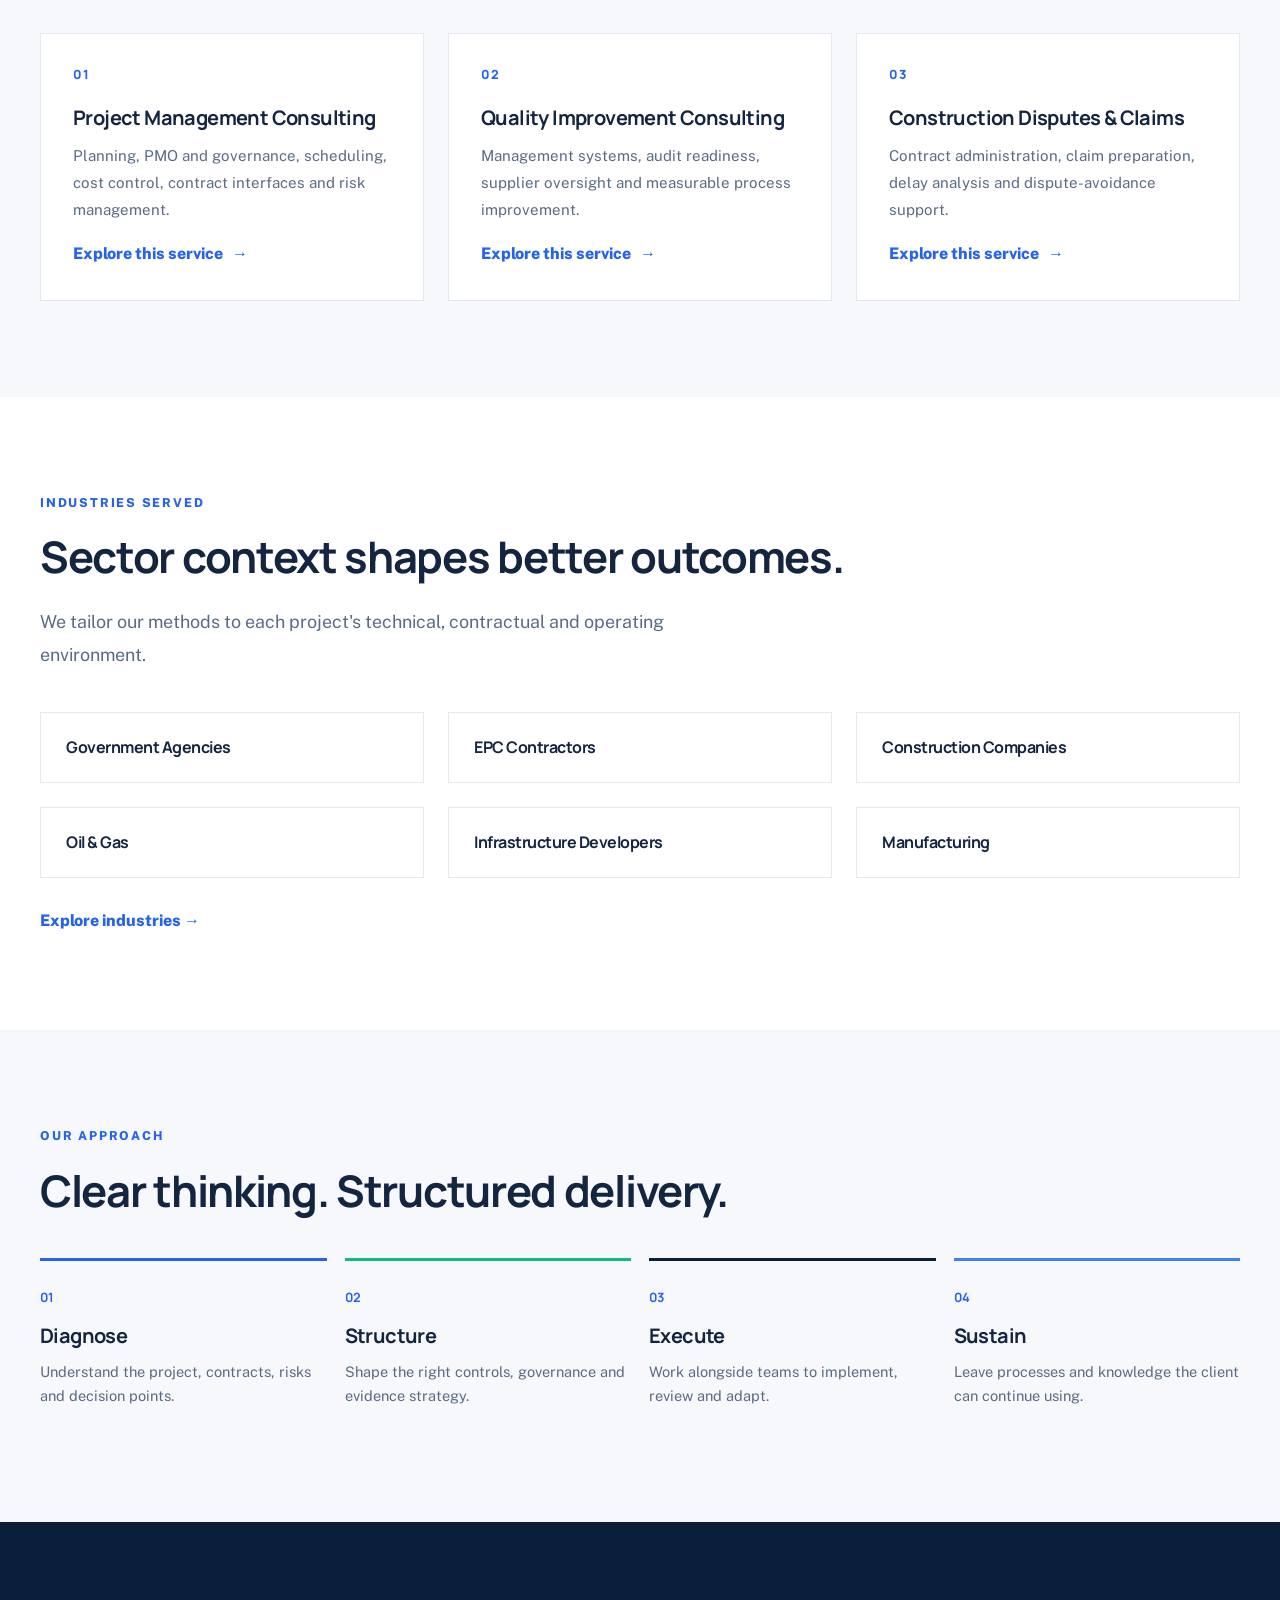
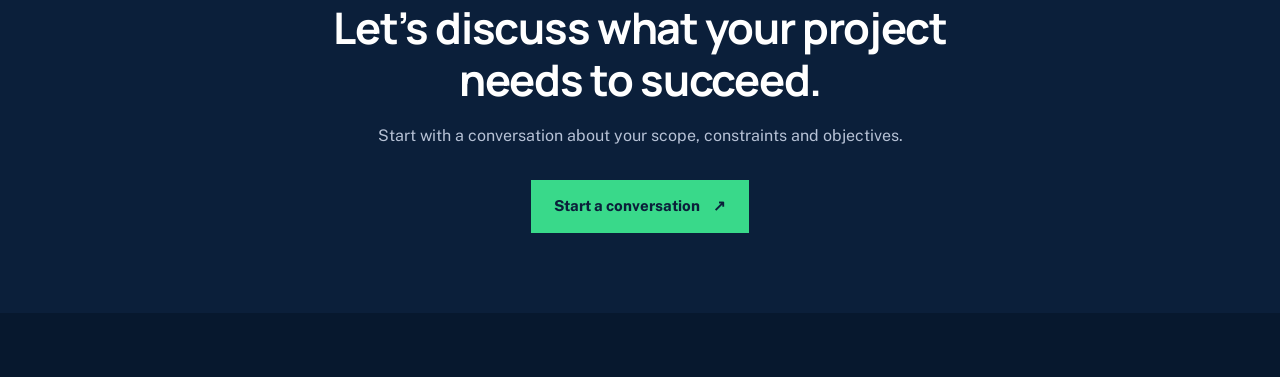
<file: Home.dc.html>
<!doctype html><html lang="en"><head><meta charset="utf-8"><meta name="robots" content="noindex"><meta http-equiv="refresh" content="0; url=index.html"><link rel="canonical" href="https://www.enterprise-company.com/"><title>Redirecting to home</title></head><body><p>The homepage has moved to <a href="index.html">Enterprise Solutions</a>.</p></body></html>
</file>
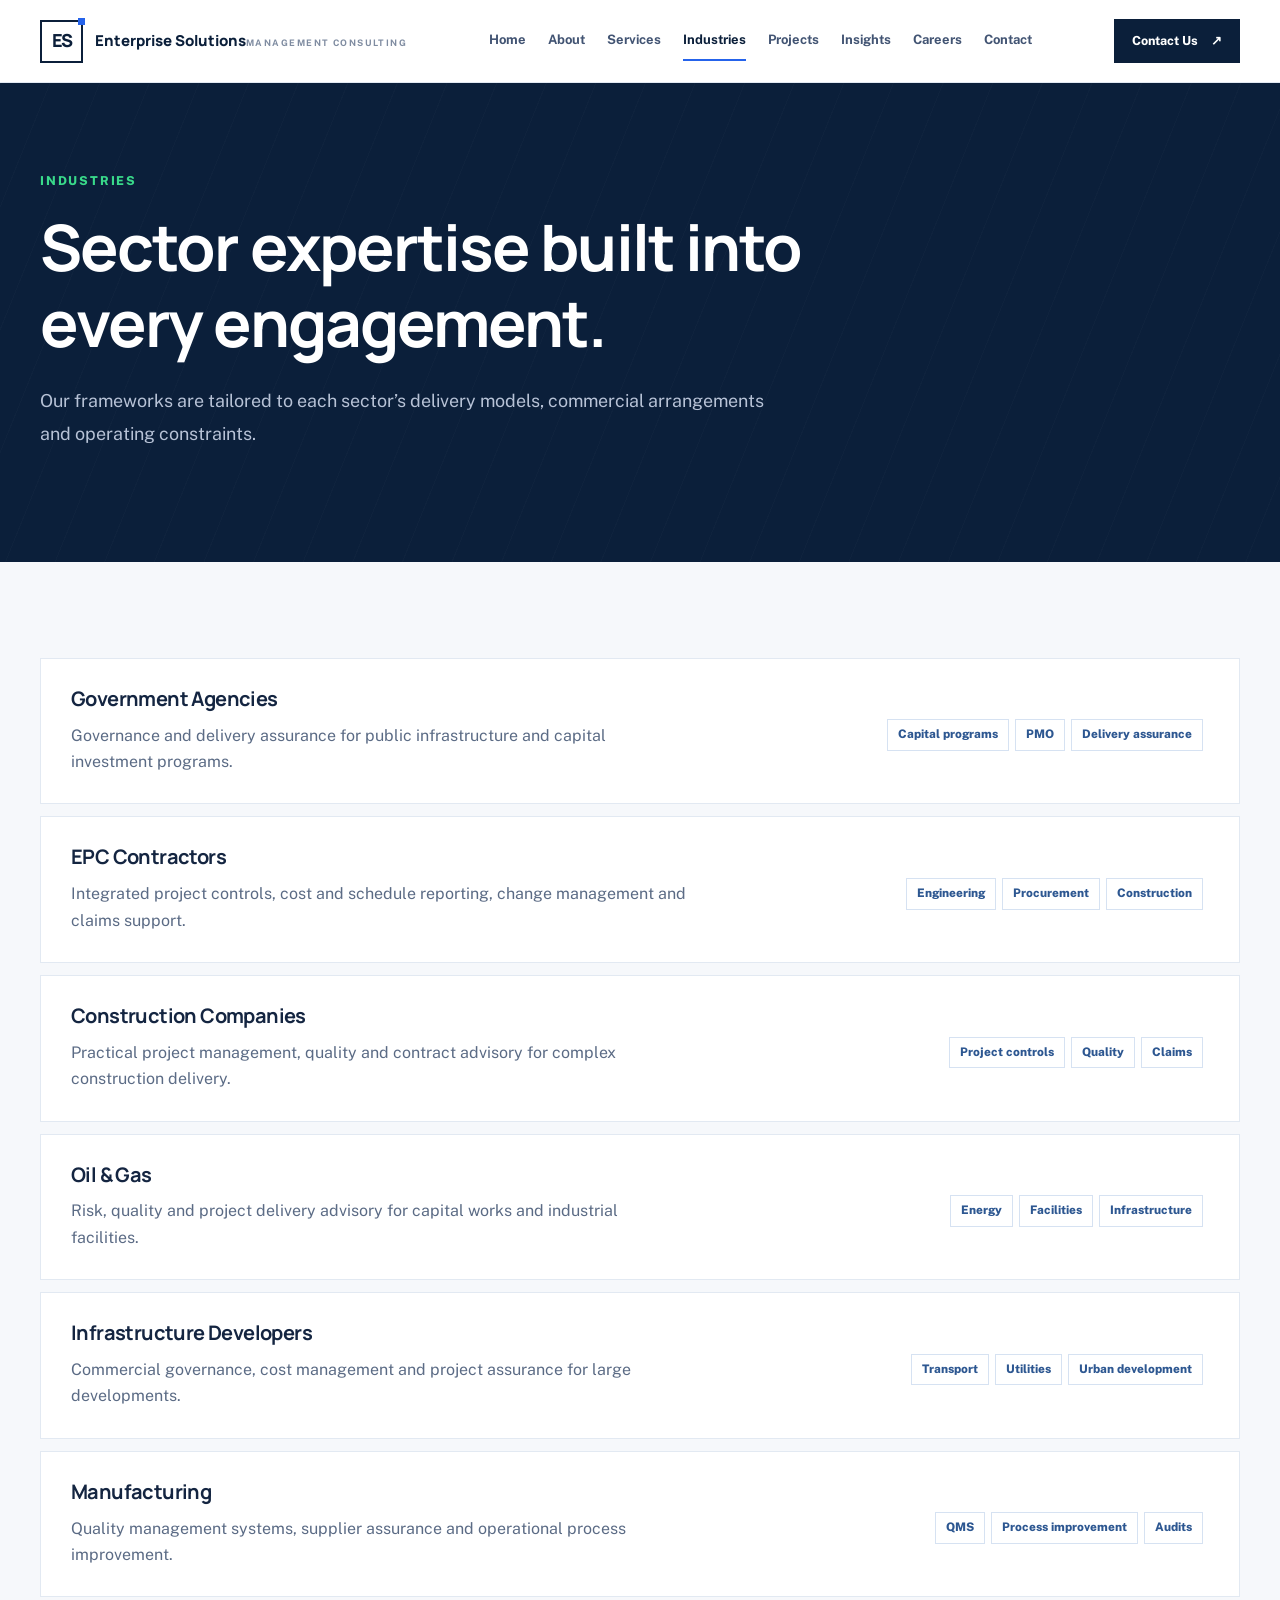
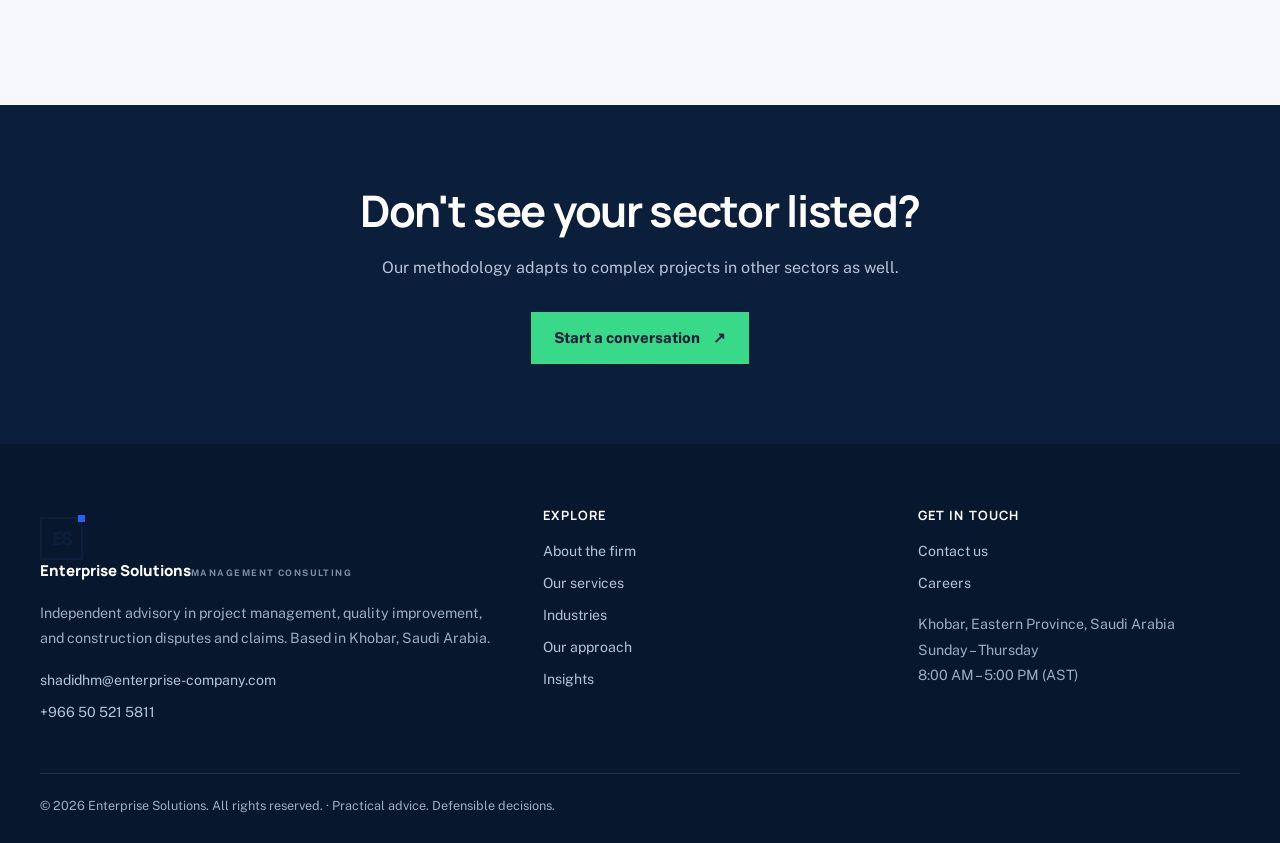
<file: Industries.dc.html>
<!doctype html><html lang="en"><head><meta charset="utf-8"><meta name="viewport" content="width=device-width, initial-scale=1"><title>Industries We Serve | Enterprise Solutions</title><meta name="description" content="Consulting for Saudi government, EPC, construction, oil and gas, infrastructure and manufacturing organizations."><meta name="theme-color" content="#0b1f3a"><meta name="robots" content="index,follow"><link rel="canonical" href="https://www.enterprise-company.com/Industries.dc.html"><link rel="icon" href="favicon.svg" type="image/svg+xml"><meta property="og:type" content="website"><meta property="og:site_name" content="Enterprise Solutions"><meta property="og:title" content="Industries We Serve"><meta property="og:description" content="Consulting for Saudi government, EPC, construction, oil and gas, infrastructure and manufacturing organizations."><meta property="og:url" content="https://www.enterprise-company.com/Industries.dc.html"><link rel="stylesheet" href="site.css"><script defer src="site.js"></script><script type="application/ld+json">{"@context":"https://schema.org","@type":"Organization","name":"Enterprise Solutions","url":"https://www.enterprise-company.com","email":"shadidhm@enterprise-company.com","telephone":"+966505215811","address":{"@type":"PostalAddress","addressLocality":"Al Khobar","addressRegion":"Eastern Province","addressCountry":"SA"}}</script></head><body><a class="skip" href="#main">Skip to main content</a><header class="site-header"><div class="container header-inner"><a class="brand" href="index.html" aria-label="Enterprise Solutions home"><span class="brand-icon" aria-hidden="true">ES</span><span><span class="brand-name">Enterprise Solutions</span><span class="brand-sub">MANAGEMENT CONSULTING</span></span></a><nav id="nav-links" class="nav-links" aria-label="Primary navigation"><a href="index.html">Home</a><a href="About.dc.html">About</a><a href="Services.dc.html">Services</a><a href="Industries.dc.html" aria-current="page">Industries</a><a href="Projects.dc.html">Projects</a><a href="Insights.dc.html">Insights</a><a href="Careers.dc.html">Careers</a><a href="Contact.dc.html" class="nav-mobile-contact">Contact</a></nav><a class="btn btn-navy header-cta" href="Contact.dc.html">Contact Us <span aria-hidden="true">↗</span></a><button id="menu-toggle" class="menu-toggle" aria-label="Toggle navigation" aria-expanded="false" aria-controls="nav-links">☰</button></div></header><main id="main"><section class="hero"><div class="container hero-standard"><div class="eyebrow light">Industries</div><h1>Sector expertise built into every engagement.</h1><p class="lede">Our frameworks are tailored to each sector’s delivery models, commercial arrangements and operating constraints.</p></div></section><section class="section alt"><div class="container"><article class="industry-row"><div><h3>Government Agencies</h3><p>Governance and delivery assurance for public infrastructure and capital investment programs.</p></div><div class="tags"><span class="tag">Capital programs</span><span class="tag">PMO</span><span class="tag">Delivery assurance</span></div></article><article class="industry-row"><div><h3>EPC Contractors</h3><p>Integrated project controls, cost and schedule reporting, change management and claims support.</p></div><div class="tags"><span class="tag">Engineering</span><span class="tag">Procurement</span><span class="tag">Construction</span></div></article><article class="industry-row"><div><h3>Construction Companies</h3><p>Practical project management, quality and contract advisory for complex construction delivery.</p></div><div class="tags"><span class="tag">Project controls</span><span class="tag">Quality</span><span class="tag">Claims</span></div></article><article class="industry-row"><div><h3>Oil &amp; Gas</h3><p>Risk, quality and project delivery advisory for capital works and industrial facilities.</p></div><div class="tags"><span class="tag">Energy</span><span class="tag">Facilities</span><span class="tag">Infrastructure</span></div></article><article class="industry-row"><div><h3>Infrastructure Developers</h3><p>Commercial governance, cost management and project assurance for large developments.</p></div><div class="tags"><span class="tag">Transport</span><span class="tag">Utilities</span><span class="tag">Urban development</span></div></article><article class="industry-row"><div><h3>Manufacturing</h3><p>Quality management systems, supplier assurance and operational process improvement.</p></div><div class="tags"><span class="tag">QMS</span><span class="tag">Process improvement</span><span class="tag">Audits</span></div></article></div></section><section class="cta-strip"><div class="container"><h2>Don&#x27;t see your sector listed?</h2><p>Our methodology adapts to complex projects in other sectors as well.</p><div class="btnrow" style="justify-content:center"><a class="btn btn-green" href="Contact.dc.html">Start a conversation <span aria-hidden="true">↗</span></a></div></div></section></main><footer class="footer"><div class="container"><div class="footer-inner"><div><a class="brand" href="index.html" aria-label="Enterprise Solutions home"><span class="brand-icon" aria-hidden="true">ES</span><span><span class="brand-name">Enterprise Solutions</span><span class="brand-sub">MANAGEMENT CONSULTING</span></span></a><p>Independent advisory in project management, quality improvement, and construction disputes and claims. Based in Khobar, Saudi Arabia.</p><a href="mailto:shadidhm@enterprise-company.com">shadidhm@enterprise-company.com</a><a href="tel:+966505215811">+966 50 521 5811</a></div><div><h4>Explore</h4><a href="About.dc.html">About the firm</a><a href="Services.dc.html">Our services</a><a href="Industries.dc.html">Industries</a><a href="Projects.dc.html">Our approach</a><a href="Insights.dc.html">Insights</a></div><div><h4>Get in touch</h4><a href="Contact.dc.html">Contact us</a><a href="Careers.dc.html">Careers</a><p>Khobar, Eastern Province, Saudi Arabia<br>Sunday – Thursday<br>8:00 AM – 5:00 PM (AST)</p></div></div><div class="footer-bottom">© <span id="year">2026</span> Enterprise Solutions. All rights reserved. · Practical advice. Defensible decisions.</div></div></footer></body></html>
</file>
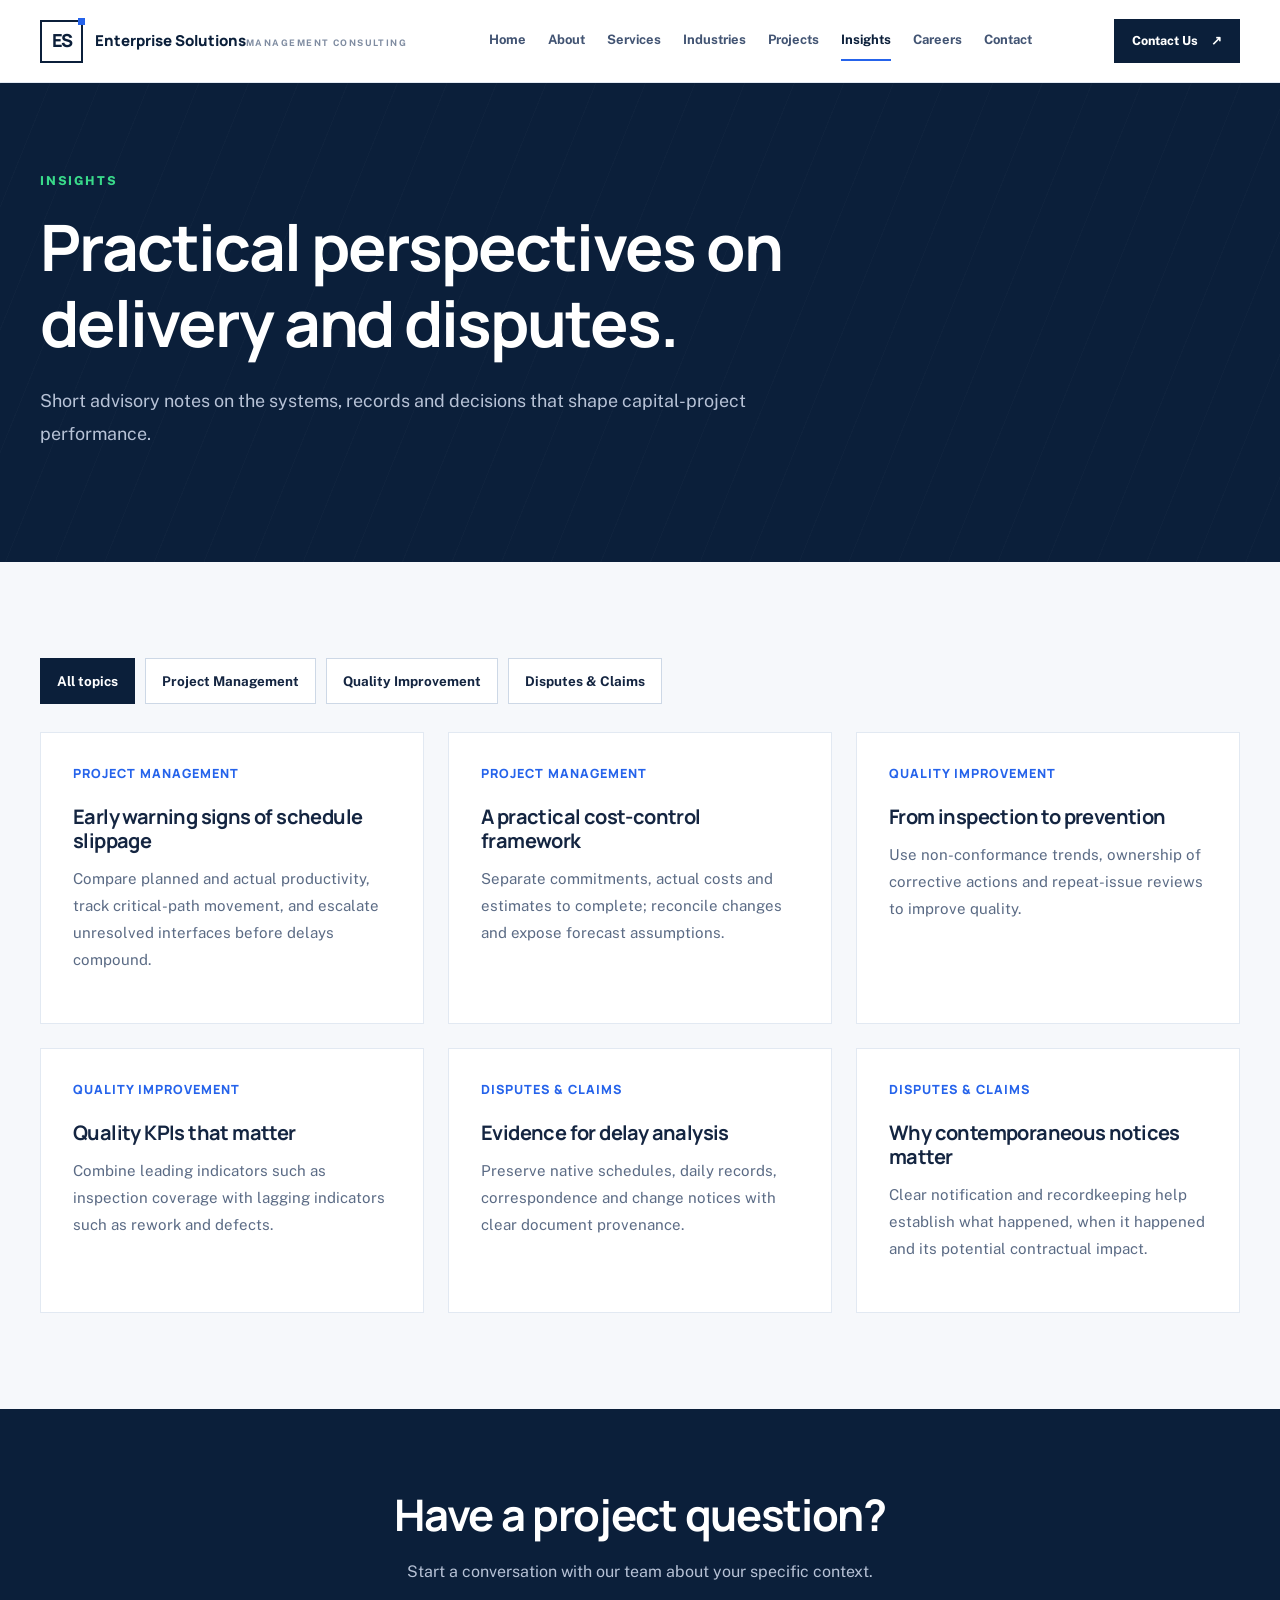
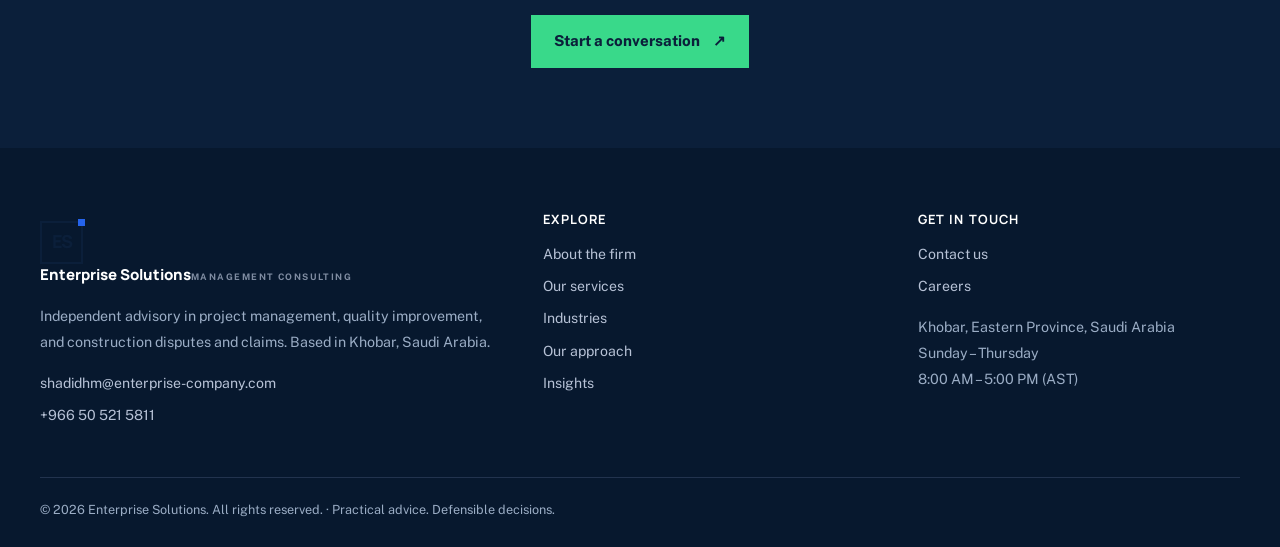
<file: Insights.dc.html>
<!doctype html><html lang="en"><head><meta charset="utf-8"><meta name="viewport" content="width=device-width, initial-scale=1"><title>Consulting Insights | Enterprise Solutions</title><meta name="description" content="Practical insights from Enterprise Solutions on project controls, quality improvement, claims and construction disputes."><meta name="theme-color" content="#0b1f3a"><meta name="robots" content="index,follow"><link rel="canonical" href="https://www.enterprise-company.com/Insights.dc.html"><link rel="icon" href="favicon.svg" type="image/svg+xml"><meta property="og:type" content="website"><meta property="og:site_name" content="Enterprise Solutions"><meta property="og:title" content="Consulting Insights"><meta property="og:description" content="Practical insights from Enterprise Solutions on project controls, quality improvement, claims and construction disputes."><meta property="og:url" content="https://www.enterprise-company.com/Insights.dc.html"><link rel="stylesheet" href="site.css"><script defer src="site.js"></script><script type="application/ld+json">{"@context":"https://schema.org","@type":"Organization","name":"Enterprise Solutions","url":"https://www.enterprise-company.com","email":"shadidhm@enterprise-company.com","telephone":"+966505215811","address":{"@type":"PostalAddress","addressLocality":"Al Khobar","addressRegion":"Eastern Province","addressCountry":"SA"}}</script></head><body><a class="skip" href="#main">Skip to main content</a><header class="site-header"><div class="container header-inner"><a class="brand" href="index.html" aria-label="Enterprise Solutions home"><span class="brand-icon" aria-hidden="true">ES</span><span><span class="brand-name">Enterprise Solutions</span><span class="brand-sub">MANAGEMENT CONSULTING</span></span></a><nav id="nav-links" class="nav-links" aria-label="Primary navigation"><a href="index.html">Home</a><a href="About.dc.html">About</a><a href="Services.dc.html">Services</a><a href="Industries.dc.html">Industries</a><a href="Projects.dc.html">Projects</a><a href="Insights.dc.html" aria-current="page">Insights</a><a href="Careers.dc.html">Careers</a><a href="Contact.dc.html" class="nav-mobile-contact">Contact</a></nav><a class="btn btn-navy header-cta" href="Contact.dc.html">Contact Us <span aria-hidden="true">↗</span></a><button id="menu-toggle" class="menu-toggle" aria-label="Toggle navigation" aria-expanded="false" aria-controls="nav-links">☰</button></div></header><main id="main"><section class="hero"><div class="container hero-standard"><div class="eyebrow light">Insights</div><h1>Practical perspectives on delivery and disputes.</h1><p class="lede">Short advisory notes on the systems, records and decisions that shape capital-project performance.</p></div></section><section class="section alt"><div class="container"><div data-filter-group="insights" class="filter-row" role="group" aria-label="Filter insights"><button class="filter-btn" data-filter="All" aria-pressed="true">All topics</button><button class="filter-btn" data-filter="Project Management" aria-pressed="false">Project Management</button><button class="filter-btn" data-filter="Quality Improvement" aria-pressed="false">Quality Improvement</button><button class="filter-btn" data-filter="Disputes & Claims" aria-pressed="false">Disputes & Claims</button></div><div class="grid3"><article class="tile" data-filter-card="insights" data-category="Project Management"><div class="tile-index">PROJECT MANAGEMENT</div><h3>Early warning signs of schedule slippage</h3><p>Compare planned and actual productivity, track critical-path movement, and escalate unresolved interfaces before delays compound.</p></article><article class="tile" data-filter-card="insights" data-category="Project Management"><div class="tile-index">PROJECT MANAGEMENT</div><h3>A practical cost-control framework</h3><p>Separate commitments, actual costs and estimates to complete; reconcile changes and expose forecast assumptions.</p></article><article class="tile" data-filter-card="insights" data-category="Quality Improvement"><div class="tile-index">QUALITY IMPROVEMENT</div><h3>From inspection to prevention</h3><p>Use non-conformance trends, ownership of corrective actions and repeat-issue reviews to improve quality.</p></article><article class="tile" data-filter-card="insights" data-category="Quality Improvement"><div class="tile-index">QUALITY IMPROVEMENT</div><h3>Quality KPIs that matter</h3><p>Combine leading indicators such as inspection coverage with lagging indicators such as rework and defects.</p></article><article class="tile" data-filter-card="insights" data-category="Disputes &amp; Claims"><div class="tile-index">DISPUTES &amp; CLAIMS</div><h3>Evidence for delay analysis</h3><p>Preserve native schedules, daily records, correspondence and change notices with clear document provenance.</p></article><article class="tile" data-filter-card="insights" data-category="Disputes &amp; Claims"><div class="tile-index">DISPUTES &amp; CLAIMS</div><h3>Why contemporaneous notices matter</h3><p>Clear notification and recordkeeping help establish what happened, when it happened and its potential contractual impact.</p></article></div></div></section><section class="cta-strip"><div class="container"><h2>Have a project question?</h2><p>Start a conversation with our team about your specific context.</p><div class="btnrow" style="justify-content:center"><a class="btn btn-green" href="Contact.dc.html">Start a conversation <span aria-hidden="true">↗</span></a></div></div></section></main><footer class="footer"><div class="container"><div class="footer-inner"><div><a class="brand" href="index.html" aria-label="Enterprise Solutions home"><span class="brand-icon" aria-hidden="true">ES</span><span><span class="brand-name">Enterprise Solutions</span><span class="brand-sub">MANAGEMENT CONSULTING</span></span></a><p>Independent advisory in project management, quality improvement, and construction disputes and claims. Based in Khobar, Saudi Arabia.</p><a href="mailto:shadidhm@enterprise-company.com">shadidhm@enterprise-company.com</a><a href="tel:+966505215811">+966 50 521 5811</a></div><div><h4>Explore</h4><a href="About.dc.html">About the firm</a><a href="Services.dc.html">Our services</a><a href="Industries.dc.html">Industries</a><a href="Projects.dc.html">Our approach</a><a href="Insights.dc.html">Insights</a></div><div><h4>Get in touch</h4><a href="Contact.dc.html">Contact us</a><a href="Careers.dc.html">Careers</a><p>Khobar, Eastern Province, Saudi Arabia<br>Sunday – Thursday<br>8:00 AM – 5:00 PM (AST)</p></div></div><div class="footer-bottom">© <span id="year">2026</span> Enterprise Solutions. All rights reserved. · Practical advice. Defensible decisions.</div></div></footer></body></html>
</file>
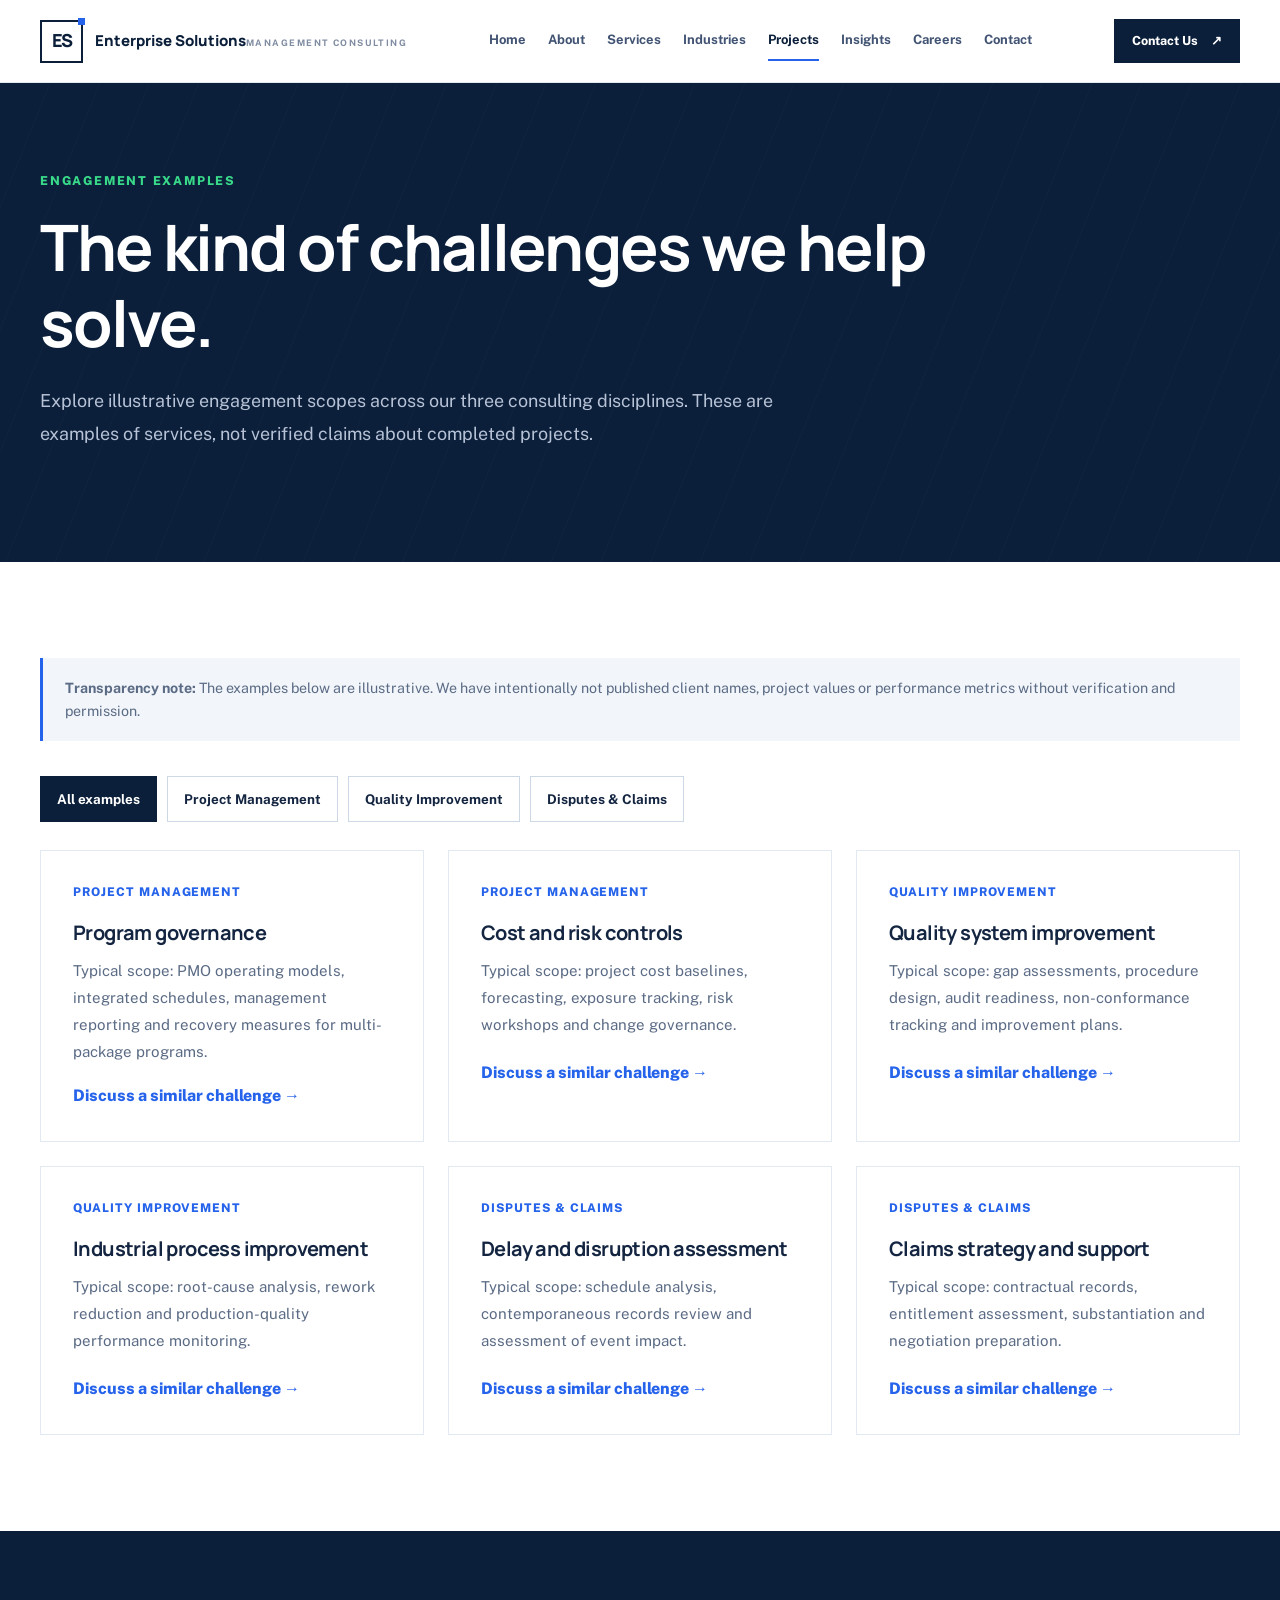
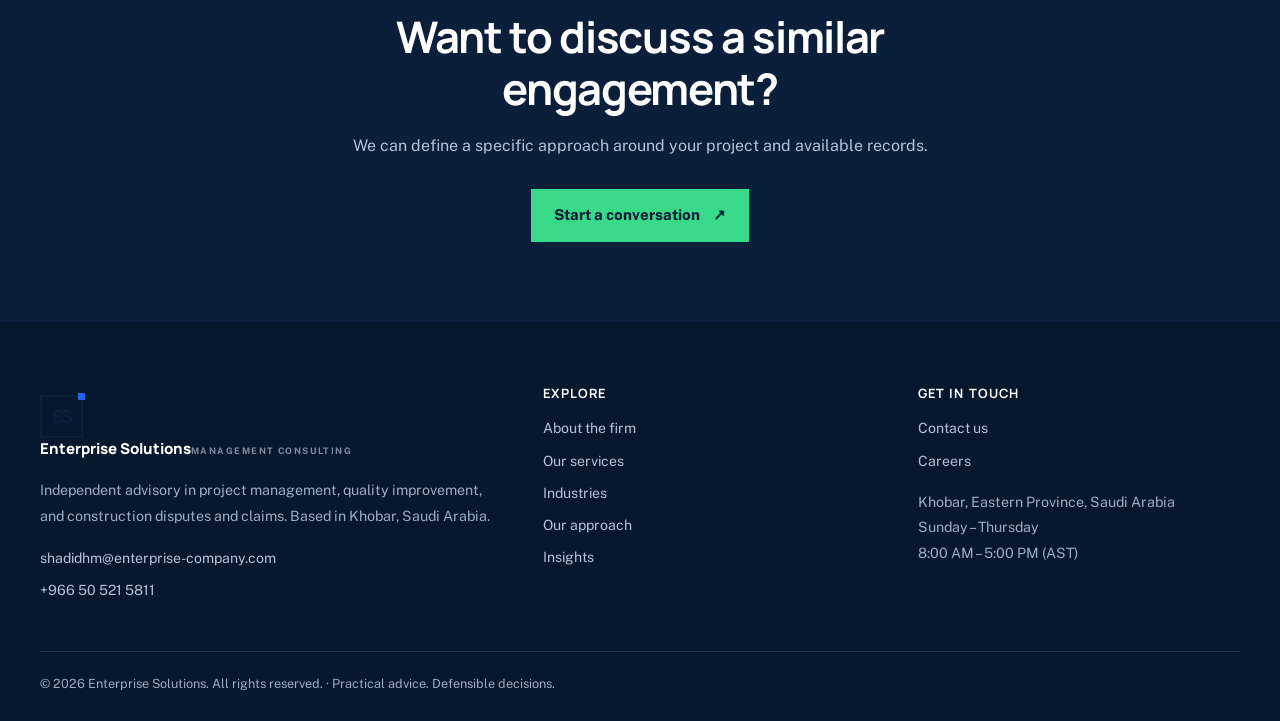
<file: Projects.dc.html>
<!doctype html><html lang="en"><head><meta charset="utf-8"><meta name="viewport" content="width=device-width, initial-scale=1"><title>Project &amp; Engagement Examples | Enterprise Solutions</title><meta name="description" content="Illustrative advisory scopes for project management, quality improvement and construction claims consulting."><meta name="theme-color" content="#0b1f3a"><meta name="robots" content="index,follow"><link rel="canonical" href="https://www.enterprise-company.com/Projects.dc.html"><link rel="icon" href="favicon.svg" type="image/svg+xml"><meta property="og:type" content="website"><meta property="og:site_name" content="Enterprise Solutions"><meta property="og:title" content="Project &amp; Engagement Examples"><meta property="og:description" content="Illustrative advisory scopes for project management, quality improvement and construction claims consulting."><meta property="og:url" content="https://www.enterprise-company.com/Projects.dc.html"><link rel="stylesheet" href="site.css"><script defer src="site.js"></script><script type="application/ld+json">{"@context":"https://schema.org","@type":"Organization","name":"Enterprise Solutions","url":"https://www.enterprise-company.com","email":"shadidhm@enterprise-company.com","telephone":"+966505215811","address":{"@type":"PostalAddress","addressLocality":"Al Khobar","addressRegion":"Eastern Province","addressCountry":"SA"}}</script></head><body><a class="skip" href="#main">Skip to main content</a><header class="site-header"><div class="container header-inner"><a class="brand" href="index.html" aria-label="Enterprise Solutions home"><span class="brand-icon" aria-hidden="true">ES</span><span><span class="brand-name">Enterprise Solutions</span><span class="brand-sub">MANAGEMENT CONSULTING</span></span></a><nav id="nav-links" class="nav-links" aria-label="Primary navigation"><a href="index.html">Home</a><a href="About.dc.html">About</a><a href="Services.dc.html">Services</a><a href="Industries.dc.html">Industries</a><a href="Projects.dc.html" aria-current="page">Projects</a><a href="Insights.dc.html">Insights</a><a href="Careers.dc.html">Careers</a><a href="Contact.dc.html" class="nav-mobile-contact">Contact</a></nav><a class="btn btn-navy header-cta" href="Contact.dc.html">Contact Us <span aria-hidden="true">↗</span></a><button id="menu-toggle" class="menu-toggle" aria-label="Toggle navigation" aria-expanded="false" aria-controls="nav-links">☰</button></div></header><main id="main"><section class="hero"><div class="container hero-standard"><div class="eyebrow light">Engagement examples</div><h1>The kind of challenges we help solve.</h1><p class="lede">Explore illustrative engagement scopes across our three consulting disciplines. These are examples of services, not verified claims about completed projects.</p></div></section><section class="section"><div class="container"><p class="note"><strong>Transparency note:</strong> The examples below are illustrative. We have intentionally not published client names, project values or performance metrics without verification and permission.</p><div data-filter-group="projects" class="filter-row" role="group" aria-label="Filter examples" style="margin-top:35px"><button class="filter-btn" data-filter="All" aria-pressed="true">All examples</button><button class="filter-btn" data-filter="Project Management" aria-pressed="false">Project Management</button><button class="filter-btn" data-filter="Quality Improvement" aria-pressed="false">Quality Improvement</button><button class="filter-btn" data-filter="Disputes & Claims" aria-pressed="false">Disputes & Claims</button></div><div class="grid3"><article class="tile project-card" data-filter-card="projects" data-category="Project Management"><div class="kind">Project Management</div><h3 style="margin-top:18px">Program governance</h3><p>Typical scope: PMO operating models, integrated schedules, management reporting and recovery measures for multi-package programs.</p><a class="textlink" href="Contact.dc.html">Discuss a similar challenge →</a></article><article class="tile project-card" data-filter-card="projects" data-category="Project Management"><div class="kind">Project Management</div><h3 style="margin-top:18px">Cost and risk controls</h3><p>Typical scope: project cost baselines, forecasting, exposure tracking, risk workshops and change governance.</p><a class="textlink" href="Contact.dc.html">Discuss a similar challenge →</a></article><article class="tile project-card" data-filter-card="projects" data-category="Quality Improvement"><div class="kind">Quality Improvement</div><h3 style="margin-top:18px">Quality system improvement</h3><p>Typical scope: gap assessments, procedure design, audit readiness, non-conformance tracking and improvement plans.</p><a class="textlink" href="Contact.dc.html">Discuss a similar challenge →</a></article><article class="tile project-card" data-filter-card="projects" data-category="Quality Improvement"><div class="kind">Quality Improvement</div><h3 style="margin-top:18px">Industrial process improvement</h3><p>Typical scope: root-cause analysis, rework reduction and production-quality performance monitoring.</p><a class="textlink" href="Contact.dc.html">Discuss a similar challenge →</a></article><article class="tile project-card" data-filter-card="projects" data-category="Disputes &amp; Claims"><div class="kind">Disputes &amp; Claims</div><h3 style="margin-top:18px">Delay and disruption assessment</h3><p>Typical scope: schedule analysis, contemporaneous records review and assessment of event impact.</p><a class="textlink" href="Contact.dc.html">Discuss a similar challenge →</a></article><article class="tile project-card" data-filter-card="projects" data-category="Disputes &amp; Claims"><div class="kind">Disputes &amp; Claims</div><h3 style="margin-top:18px">Claims strategy and support</h3><p>Typical scope: contractual records, entitlement assessment, substantiation and negotiation preparation.</p><a class="textlink" href="Contact.dc.html">Discuss a similar challenge →</a></article></div></div></section><section class="cta-strip"><div class="container"><h2>Want to discuss a similar engagement?</h2><p>We can define a specific approach around your project and available records.</p><div class="btnrow" style="justify-content:center"><a class="btn btn-green" href="Contact.dc.html">Start a conversation <span aria-hidden="true">↗</span></a></div></div></section></main><footer class="footer"><div class="container"><div class="footer-inner"><div><a class="brand" href="index.html" aria-label="Enterprise Solutions home"><span class="brand-icon" aria-hidden="true">ES</span><span><span class="brand-name">Enterprise Solutions</span><span class="brand-sub">MANAGEMENT CONSULTING</span></span></a><p>Independent advisory in project management, quality improvement, and construction disputes and claims. Based in Khobar, Saudi Arabia.</p><a href="mailto:shadidhm@enterprise-company.com">shadidhm@enterprise-company.com</a><a href="tel:+966505215811">+966 50 521 5811</a></div><div><h4>Explore</h4><a href="About.dc.html">About the firm</a><a href="Services.dc.html">Our services</a><a href="Industries.dc.html">Industries</a><a href="Projects.dc.html">Our approach</a><a href="Insights.dc.html">Insights</a></div><div><h4>Get in touch</h4><a href="Contact.dc.html">Contact us</a><a href="Careers.dc.html">Careers</a><p>Khobar, Eastern Province, Saudi Arabia<br>Sunday – Thursday<br>8:00 AM – 5:00 PM (AST)</p></div></div><div class="footer-bottom">© <span id="year">2026</span> Enterprise Solutions. All rights reserved. · Practical advice. Defensible decisions.</div></div></footer></body></html>
</file>
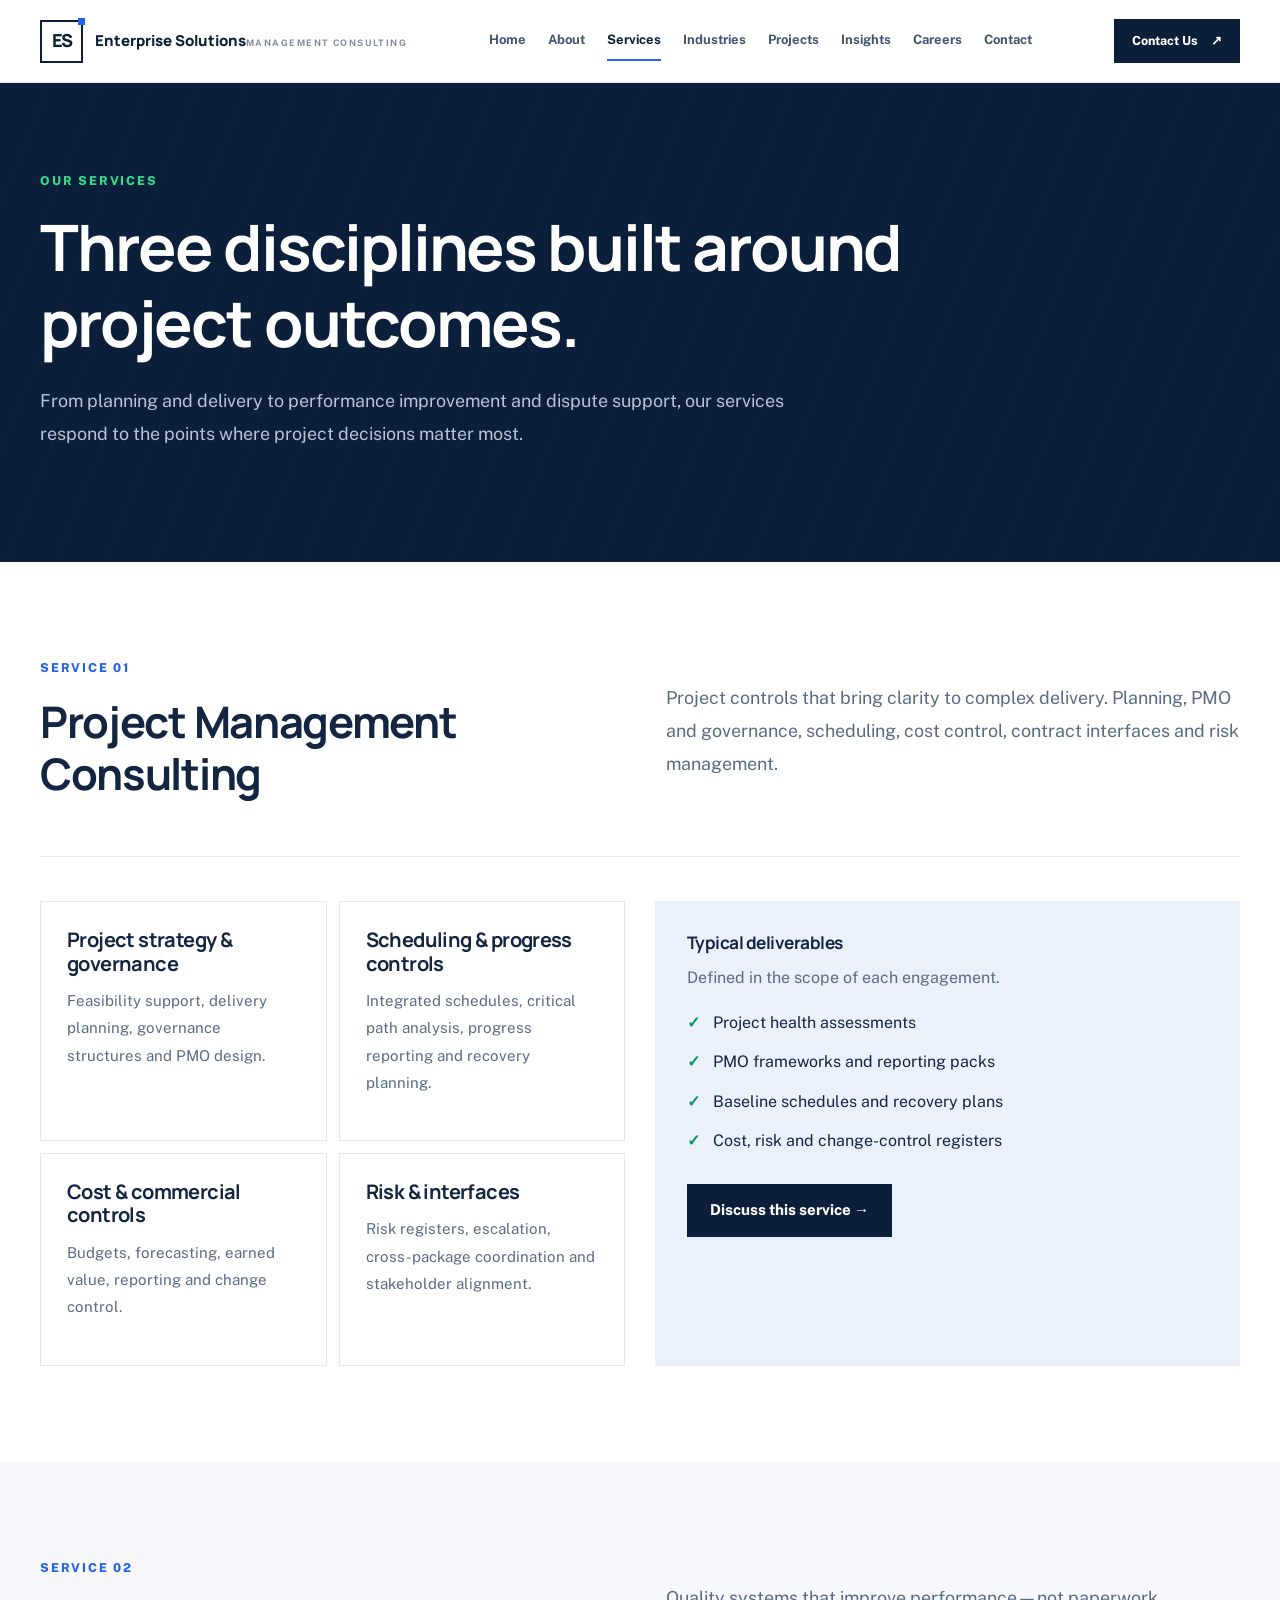
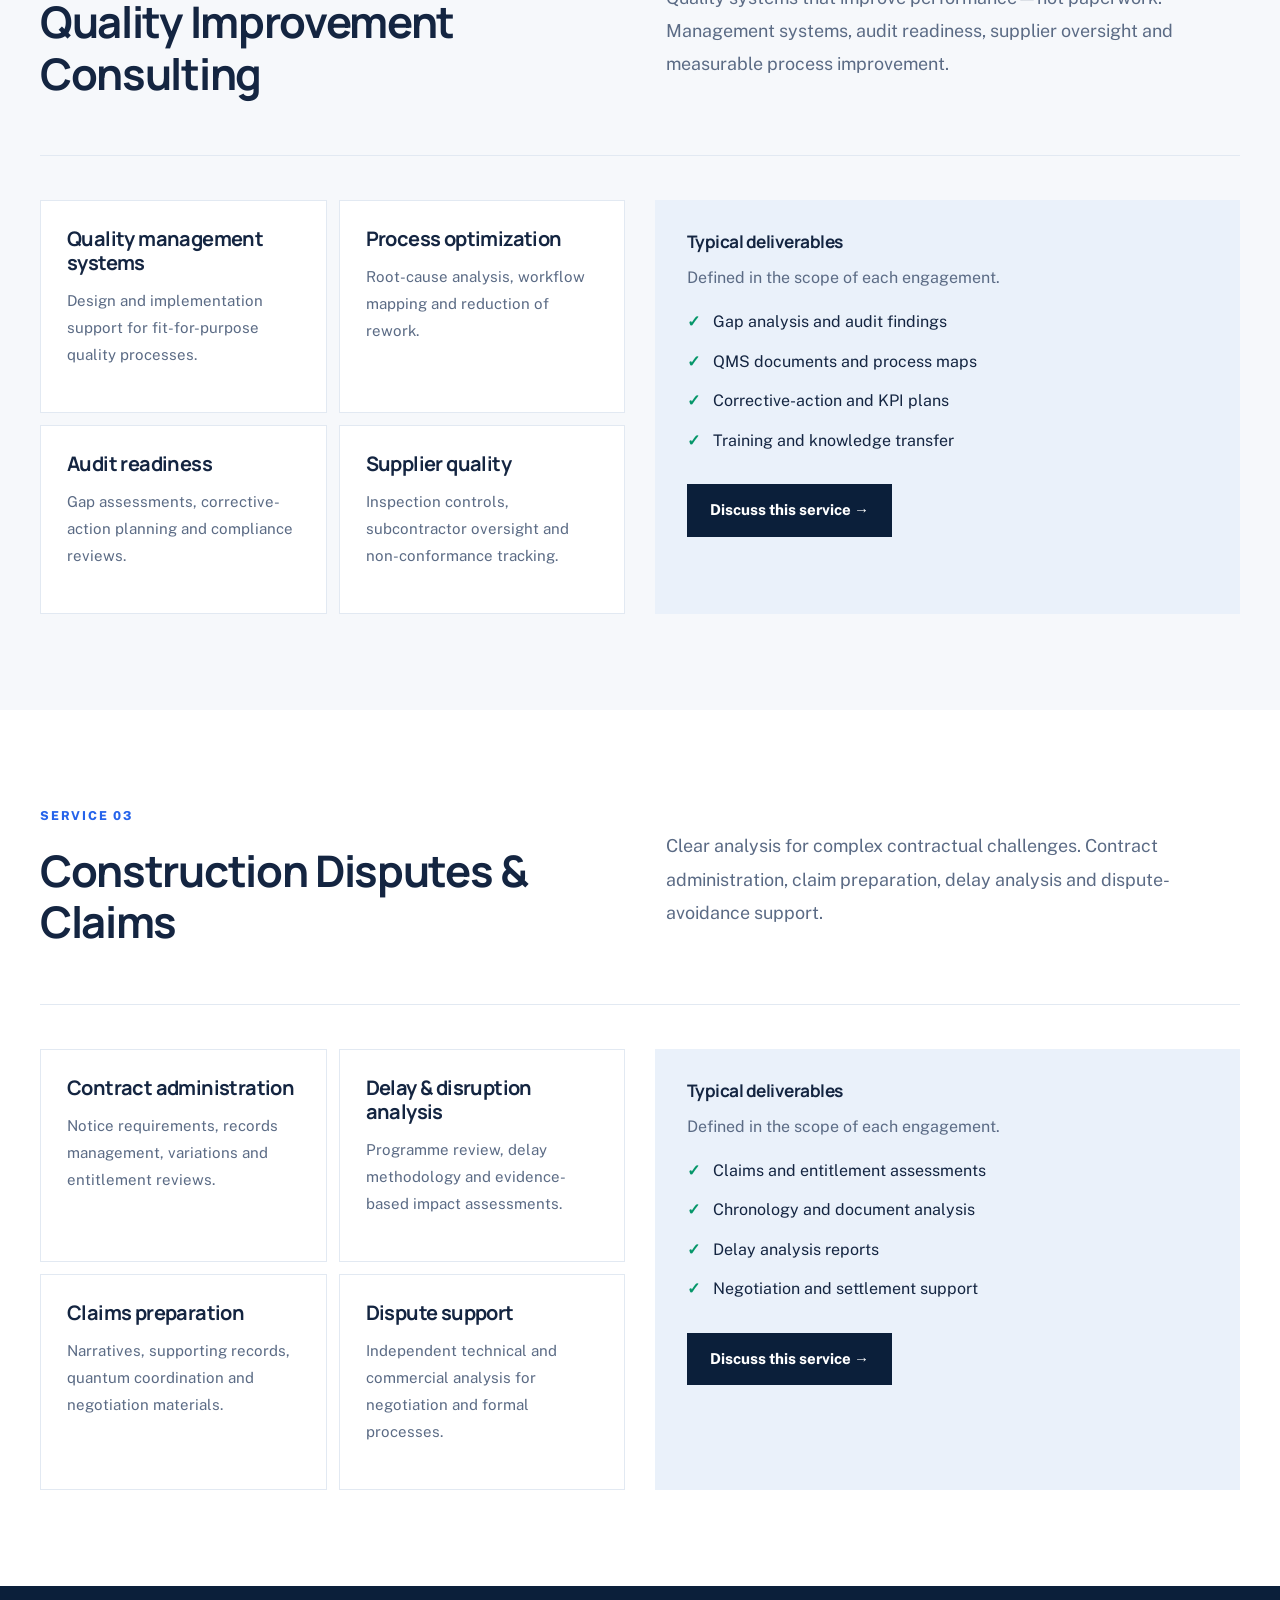
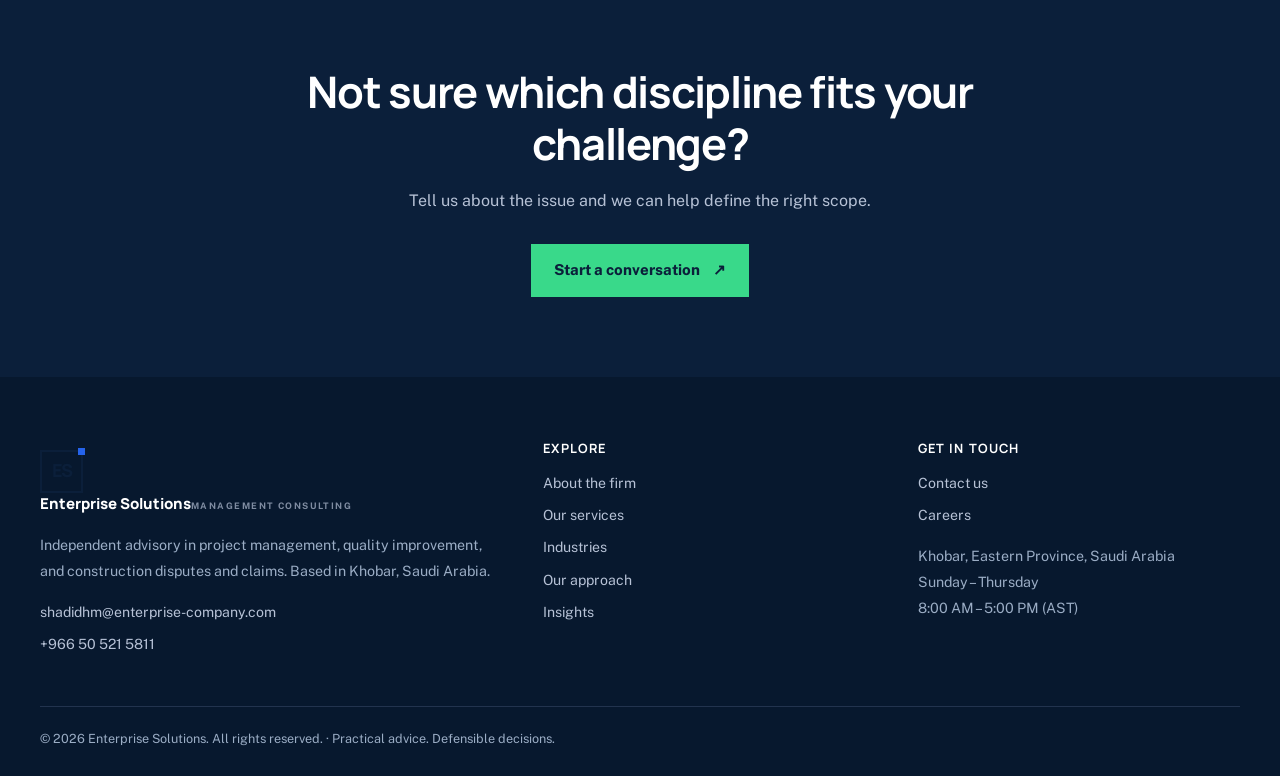
<file: Services.dc.html>
<!doctype html><html lang="en"><head><meta charset="utf-8"><meta name="viewport" content="width=device-width, initial-scale=1"><title>Consulting Services | Enterprise Solutions</title><meta name="description" content="Project management consulting, quality improvement, delay analysis and construction claims advisory in Saudi Arabia."><meta name="theme-color" content="#0b1f3a"><meta name="robots" content="index,follow"><link rel="canonical" href="https://www.enterprise-company.com/Services.dc.html"><link rel="icon" href="favicon.svg" type="image/svg+xml"><meta property="og:type" content="website"><meta property="og:site_name" content="Enterprise Solutions"><meta property="og:title" content="Consulting Services"><meta property="og:description" content="Project management consulting, quality improvement, delay analysis and construction claims advisory in Saudi Arabia."><meta property="og:url" content="https://www.enterprise-company.com/Services.dc.html"><link rel="stylesheet" href="site.css"><script defer src="site.js"></script><script type="application/ld+json">{"@context":"https://schema.org","@type":"Organization","name":"Enterprise Solutions","url":"https://www.enterprise-company.com","email":"shadidhm@enterprise-company.com","telephone":"+966505215811","address":{"@type":"PostalAddress","addressLocality":"Al Khobar","addressRegion":"Eastern Province","addressCountry":"SA"}}</script></head><body><a class="skip" href="#main">Skip to main content</a><header class="site-header"><div class="container header-inner"><a class="brand" href="index.html" aria-label="Enterprise Solutions home"><span class="brand-icon" aria-hidden="true">ES</span><span><span class="brand-name">Enterprise Solutions</span><span class="brand-sub">MANAGEMENT CONSULTING</span></span></a><nav id="nav-links" class="nav-links" aria-label="Primary navigation"><a href="index.html">Home</a><a href="About.dc.html">About</a><a href="Services.dc.html" aria-current="page">Services</a><a href="Industries.dc.html">Industries</a><a href="Projects.dc.html">Projects</a><a href="Insights.dc.html">Insights</a><a href="Careers.dc.html">Careers</a><a href="Contact.dc.html" class="nav-mobile-contact">Contact</a></nav><a class="btn btn-navy header-cta" href="Contact.dc.html">Contact Us <span aria-hidden="true">↗</span></a><button id="menu-toggle" class="menu-toggle" aria-label="Toggle navigation" aria-expanded="false" aria-controls="nav-links">☰</button></div></header><main id="main"><section class="hero"><div class="container hero-standard"><div class="eyebrow light">Our services</div><h1>Three disciplines built around project outcomes.</h1><p class="lede">From planning and delivery to performance improvement and dispute support, our services respond to the points where project decisions matter most.</p></div></section><section class="section service-section" id="pmc"><div class="container"><div class="service-head"><div><div class="eyebrow">Service 01</div><h2>Project Management Consulting</h2></div><p class="lede">Project controls that bring clarity to complex delivery. Planning, PMO and governance, scheduling, cost control, contract interfaces and risk management.</p></div><div class="grid2"><div class="cap-grid"><article class="tile"><h3>Project strategy &amp; governance</h3><p>Feasibility support, delivery planning, governance structures and PMO design.</p></article><article class="tile"><h3>Scheduling &amp; progress controls</h3><p>Integrated schedules, critical path analysis, progress reporting and recovery planning.</p></article><article class="tile"><h3>Cost &amp; commercial controls</h3><p>Budgets, forecasting, earned value, reporting and change control.</p></article><article class="tile"><h3>Risk &amp; interfaces</h3><p>Risk registers, escalation, cross-package coordination and stakeholder alignment.</p></article></div><aside class="result-box"><h3>Typical deliverables</h3><p class="subtle">Defined in the scope of each engagement.</p><ul class="checklist"><li>Project health assessments</li><li>PMO frameworks and reporting packs</li><li>Baseline schedules and recovery plans</li><li>Cost, risk and change-control registers</li></ul><a class="btn btn-navy" href="Contact.dc.html">Discuss this service →</a></aside></div></div></section><section class="section service-section alt" id="qic"><div class="container"><div class="service-head"><div><div class="eyebrow">Service 02</div><h2>Quality Improvement Consulting</h2></div><p class="lede">Quality systems that improve performance—not paperwork. Management systems, audit readiness, supplier oversight and measurable process improvement.</p></div><div class="grid2"><div class="cap-grid"><article class="tile"><h3>Quality management systems</h3><p>Design and implementation support for fit-for-purpose quality processes.</p></article><article class="tile"><h3>Process optimization</h3><p>Root-cause analysis, workflow mapping and reduction of rework.</p></article><article class="tile"><h3>Audit readiness</h3><p>Gap assessments, corrective-action planning and compliance reviews.</p></article><article class="tile"><h3>Supplier quality</h3><p>Inspection controls, subcontractor oversight and non-conformance tracking.</p></article></div><aside class="result-box"><h3>Typical deliverables</h3><p class="subtle">Defined in the scope of each engagement.</p><ul class="checklist"><li>Gap analysis and audit findings</li><li>QMS documents and process maps</li><li>Corrective-action and KPI plans</li><li>Training and knowledge transfer</li></ul><a class="btn btn-navy" href="Contact.dc.html">Discuss this service →</a></aside></div></div></section><section class="section service-section" id="cdc"><div class="container"><div class="service-head"><div><div class="eyebrow">Service 03</div><h2>Construction Disputes &amp; Claims</h2></div><p class="lede">Clear analysis for complex contractual challenges. Contract administration, claim preparation, delay analysis and dispute-avoidance support.</p></div><div class="grid2"><div class="cap-grid"><article class="tile"><h3>Contract administration</h3><p>Notice requirements, records management, variations and entitlement reviews.</p></article><article class="tile"><h3>Delay &amp; disruption analysis</h3><p>Programme review, delay methodology and evidence-based impact assessments.</p></article><article class="tile"><h3>Claims preparation</h3><p>Narratives, supporting records, quantum coordination and negotiation materials.</p></article><article class="tile"><h3>Dispute support</h3><p>Independent technical and commercial analysis for negotiation and formal processes.</p></article></div><aside class="result-box"><h3>Typical deliverables</h3><p class="subtle">Defined in the scope of each engagement.</p><ul class="checklist"><li>Claims and entitlement assessments</li><li>Chronology and document analysis</li><li>Delay analysis reports</li><li>Negotiation and settlement support</li></ul><a class="btn btn-navy" href="Contact.dc.html">Discuss this service →</a></aside></div></div></section><section class="cta-strip"><div class="container"><h2>Not sure which discipline fits your challenge?</h2><p>Tell us about the issue and we can help define the right scope.</p><div class="btnrow" style="justify-content:center"><a class="btn btn-green" href="Contact.dc.html">Start a conversation <span aria-hidden="true">↗</span></a></div></div></section></main><footer class="footer"><div class="container"><div class="footer-inner"><div><a class="brand" href="index.html" aria-label="Enterprise Solutions home"><span class="brand-icon" aria-hidden="true">ES</span><span><span class="brand-name">Enterprise Solutions</span><span class="brand-sub">MANAGEMENT CONSULTING</span></span></a><p>Independent advisory in project management, quality improvement, and construction disputes and claims. Based in Khobar, Saudi Arabia.</p><a href="mailto:shadidhm@enterprise-company.com">shadidhm@enterprise-company.com</a><a href="tel:+966505215811">+966 50 521 5811</a></div><div><h4>Explore</h4><a href="About.dc.html">About the firm</a><a href="Services.dc.html">Our services</a><a href="Industries.dc.html">Industries</a><a href="Projects.dc.html">Our approach</a><a href="Insights.dc.html">Insights</a></div><div><h4>Get in touch</h4><a href="Contact.dc.html">Contact us</a><a href="Careers.dc.html">Careers</a><p>Khobar, Eastern Province, Saudi Arabia<br>Sunday – Thursday<br>8:00 AM – 5:00 PM (AST)</p></div></div><div class="footer-bottom">© <span id="year">2026</span> Enterprise Solutions. All rights reserved. · Practical advice. Defensible decisions.</div></div></footer></body></html>
</file>
<file: site.css>
@import url('https://fonts.googleapis.com/css2?family=Manrope:wght@400;500;600;700;800&family=Public+Sans:wght@400;500;600;700&display=swap');
:root{--navy:#0b1f3a;--navy2:#112d50;--blue:#2563eb;--green:#39d98a;--ink:#142541;--muted:#5b6b85;--line:#e2e9f2;--bg:#f6f8fb;--white:#fff;--max:1200px}
*,*::before,*::after{box-sizing:border-box}html{scroll-behavior:smooth}body{margin:0;color:var(--ink);font-family:'Public Sans',Arial,sans-serif;background:white;font-size:16px;line-height:1.65}a{color:inherit;text-decoration:none}button,input,textarea,select{font:inherit}button{cursor:pointer}img{max-width:100%}h1,h2,h3,h4{font-family:Manrope,Arial,sans-serif;line-height:1.19;letter-spacing:-.03em}h1{font-size:clamp(2.7rem,5vw,4.55rem);margin:12px 0 22px}h2{font-size:clamp(2rem,3.4vw,3rem);margin:0 0 22px}h3{font-size:1.25rem;margin:0 0 12px}p{margin:0 0 18px}.container{width:min(var(--max),calc(100% - 72px));margin-inline:auto}.section{padding:96px 0}.section.sm{padding:68px 0}.section.alt{background:var(--bg)}.section.dark{background:var(--navy);color:white}.eyebrow{font-size:.77rem;letter-spacing:.145em;text-transform:uppercase;color:var(--blue);font-weight:800;margin-bottom:18px}.eyebrow.light{color:var(--green)}.lede{font-size:1.12rem;line-height:1.85;color:var(--muted);max-width:720px}.dark .lede,.hero .lede{color:#b7c2d6}.narrow{max-width:745px}.subtle{color:var(--muted)}.muted-on-dark{color:#acbbd0}.center{text-align:center}.center .lede{margin-inline:auto}.space-between{display:flex;align-items:end;justify-content:space-between;gap:28px;flex-wrap:wrap}.stack{display:grid;gap:24px}.grid2{display:grid;grid-template-columns:repeat(2,minmax(0,1fr));gap:30px}.grid3{display:grid;grid-template-columns:repeat(3,minmax(0,1fr));gap:24px}.grid4{display:grid;grid-template-columns:repeat(4,minmax(0,1fr));gap:18px}.btn{display:inline-flex;align-items:center;gap:13px;justify-content:center;min-height:48px;padding:13px 22px;font-weight:750;font-size:.94rem;border:1px solid transparent;transition:.2s ease;white-space:normal;text-align:center}.btn:hover{transform:translateY(-2px)}.btn-primary{background:var(--blue);color:#fff}.btn-primary:hover{background:#1d4ed8}.btn-green{background:var(--green);color:var(--navy)}.btn-outline{border-color:#4a6384;color:white}.btn-outline:hover{background:#ffffff14}.btn-navy{background:var(--navy);color:white}.btn-light{background:#fff;color:var(--navy);border-color:var(--line)}.textlink{display:inline-flex;align-items:center;gap:9px;font-weight:800;color:var(--blue)}.textlink:hover{text-decoration:underline;text-underline-offset:4px}.btnrow{display:flex;flex-wrap:wrap;gap:12px;margin-top:30px}.site-header{position:sticky;top:0;background:#fffffff2;backdrop-filter:blur(14px);z-index:50;border-bottom:1px solid var(--line)}.header-inner{height:82px;display:flex;align-items:center;justify-content:space-between;gap:26px}.brand{display:inline-flex;align-items:center;gap:12px;flex-shrink:0}.brand-icon{width:43px;height:43px;display:grid;place-items:center;color:var(--navy);border:2px solid var(--navy);font-family:Manrope,sans-serif;font-size:18px;letter-spacing:-.09em;font-weight:800;position:relative}.brand-icon:after{content:'';width:7px;height:7px;background:var(--blue);position:absolute;top:-4px;right:-4px}.brand-name{font-family:Manrope,sans-serif;font-weight:800;font-size:15px;line-height:1.1;color:var(--navy)}.brand-sub{font-weight:700;letter-spacing:.16em;color:#7f8ca1;font-size:9px;margin-top:5px}.nav-links{display:flex;align-items:center;gap:22px}.nav-links a{font-size:13px;font-weight:700;color:#425473;border-bottom:2px solid transparent;padding:8px 0}.nav-links a:hover,.nav-links a[aria-current=page]{color:var(--navy);border-bottom-color:var(--blue)}.header-cta{font-size:12.5px;padding:11px 17px;min-height:42px}.menu-toggle{display:none;align-items:center;justify-content:center;width:43px;height:43px;background:white;border:1px solid var(--line);font-size:26px;color:var(--navy)}.hero{background:var(--navy);color:#fff;position:relative;overflow:hidden}.hero::before{content:'';position:absolute;inset:0;background:repeating-linear-gradient(112deg,#ffffff04 0,#ffffff04 1px,transparent 1px,transparent 46px);pointer-events:none}.hero .container{position:relative}.hero-main{padding:103px 0 104px;display:grid;grid-template-columns:1.07fr .93fr;gap:66px;align-items:center}.hero-standard{padding:88px 0 94px}.hero-standard h1{max-width:900px}.hero-standard .lede{max-width:750px}.hero-badge{display:inline-flex;gap:9px;align-items:center;border:1px solid #35516c;font-size:11px;font-weight:800;letter-spacing:.14em;padding:10px 13px;margin-bottom:22px;color:#d1deed}.hero-badge::before{content:'';display:inline-block;width:7px;height:7px;background:var(--green);border-radius:50%}.hero-visual{min-height:450px;position:relative;background:linear-gradient(140deg,#0e2e54,#10223f 63%);border:1px solid #345473;overflow:hidden;display:flex;flex-direction:column;justify-content:end;padding:34px}.hero-visual:before{content:'';position:absolute;inset:0;background:linear-gradient(180deg,transparent,#08172add)}.blueprint{position:absolute;inset:0;background-image:linear-gradient(#ffffff09 1px,transparent 1px),linear-gradient(90deg,#ffffff09 1px,transparent 1px);background-size:44px 44px}.sketch{position:absolute;inset:25px 20px 55px;width:calc(100% - 40px);height:calc(100% - 80px);opacity:.88}.visual-text{position:relative;z-index:1}.visual-text strong{display:block;font-family:Manrope;font-size:1.45rem;line-height:1.3}.visual-text span{color:#9db3ca;font-size:.85rem}.mini-metric{border-top:1px solid #dfe8f1;padding-top:22px;font-weight:700;font-size:1rem}.tile{background:#fff;border:1px solid var(--line);padding:32px;transition:transform .18s ease,box-shadow .18s ease}.tile:hover{box-shadow:0 16px 45px #0b1f3a10;transform:translateY(-3px)}.tile p{color:var(--muted);line-height:1.8;font-size:.94rem}.tile-index{font:800 .79rem Manrope;color:var(--blue);letter-spacing:.08em;margin-bottom:23px}.tile-dark{background:#112d50;border:1px solid #2a496a;color:#fff}.tile-dark p{color:#acc0d8}.section-head{margin-bottom:41px}.tag{font-size:.74rem;font-weight:800;color:#2d5791;border:1px solid #d6e2f2;display:inline-block;padding:5px 10px;margin-right:6px;margin-top:8px}.checklist{list-style:none;padding:0;margin:17px 0 0;display:grid;gap:13px}.checklist li{padding-left:26px;position:relative}.checklist li:before{content:'✓';position:absolute;left:0;color:#059669;font-weight:800}.service-section{scroll-margin-top:100px}.service-head{display:grid;grid-template-columns:1fr 1fr;gap:52px;align-items:center;margin-bottom:44px;border-bottom:1px solid var(--line);padding-bottom:34px}.cap-grid{display:grid;grid-template-columns:repeat(2,1fr);gap:12px}.cap-grid .tile{padding:26px}.result-box{background:#eaf1fa;padding:32px}.result-box h3{font-size:1.08rem}.result-box .btn{margin-top:30px}.industry-row{padding:28px 30px;background:#fff;border:1px solid var(--line);display:grid;grid-template-columns:1fr .8fr;gap:30px;align-items:center;margin-bottom:12px}.industry-row p{margin:9px 0 0;color:var(--muted)}.industry-row .tags{text-align:right}.process-step{border-top:3px solid var(--blue);padding-top:23px}.process-step:nth-child(2){border-top-color:#10b981}.process-step:nth-child(3){border-top-color:var(--navy)}.process-step:nth-child(4){border-top-color:#3b82f6}.process-step b{font-family:Manrope;color:var(--blue);font-size:.8rem}.process-step h3{margin-top:14px}.process-step p{color:var(--muted);font-size:.91rem}.story-layout{display:grid;grid-template-columns:.78fr 1.22fr;gap:70px}.project-card .kind{color:var(--blue);text-transform:uppercase;font-weight:800;letter-spacing:.08em;font-size:.75rem}.project-card p{min-height:85px}.filter-row{display:flex;gap:10px;flex-wrap:wrap;margin-bottom:28px}.filter-btn{border:1px solid #cdd8e6;padding:11px 16px;background:white;color:var(--ink);font-size:.84rem;font-weight:700}.filter-btn[aria-pressed=true]{background:var(--navy);color:#fff;border-color:var(--navy)}[hidden]{display:none!important}.note{font-size:.89rem;color:var(--muted);background:#f2f6fa;border-left:3px solid var(--blue);padding:18px 22px}.faq details{border-bottom:1px solid var(--line);padding:18px 0}.faq summary{cursor:pointer;font-family:Manrope;font-size:1.05rem;font-weight:750}.faq details p{color:var(--muted);padding-top:14px;margin:0}.contact-grid{display:grid;grid-template-columns:1.24fr .76fr;gap:52px}.form-panel{border:1px solid var(--line);background:white;padding:35px}.form-grid{display:grid;grid-template-columns:repeat(2,minmax(0,1fr));gap:22px}.field{margin:0 0 22px}.field label{display:block;color:#263c59;font-size:.85rem;font-weight:800;margin-bottom:8px}.field input,.field textarea,.field select{width:100%;border:1px solid #cfd9e7;background:white;color:#152946;padding:13px 14px;min-height:48px;border-radius:0}.field input:focus,.field textarea:focus,.field select:focus{outline:2px solid #93c5fd;outline-offset:1px}.field textarea{resize:vertical;min-height:140px}.form-help{color:#5b6b85;font-size:.83rem;margin-top:14px}.info-item{background:#f6f8fb;border:1px solid var(--line);padding:25px;margin-bottom:12px}.info-item strong{display:block;font-family:Manrope;margin-bottom:6px}.info-item a{color:var(--blue);overflow-wrap:anywhere}.cta-strip{padding:80px 0;background:#0b1f3a;color:white;text-align:center}.cta-strip h2{max-width:730px;margin:0 auto 18px}.cta-strip p{color:#b7c2d6}.footer{background:#07182e;color:#b7c2d6;padding:64px 0 26px}.footer-inner{display:grid;grid-template-columns:1.4fr 1fr 1fr;gap:52px}.footer .brand-name{color:#fff}.footer h4{color:white;font-size:.8rem;letter-spacing:.09em;text-transform:uppercase;margin:0 0 16px}.footer a{display:block;margin:9px 0;font-size:.88rem}.footer a:hover{color:#fff}.footer p{color:#9badc5;font-size:.89rem;line-height:1.8;margin-top:16px}.footer-bottom{border-top:1px solid #22334e;margin-top:40px;padding-top:22px;font-size:.79rem;color:#9badc5}.skip{position:absolute;top:-60px;left:12px;z-index:99;background:white;color:black;padding:12px}.skip:focus{top:10px}.topic-brief{background:#fff;border-left:3px solid var(--blue);padding:25px;border:1px solid var(--line);border-left:3px solid var(--blue)}.topic-brief h3{margin:0 0 8px}.topic-brief p{margin:0;color:var(--muted);font-size:.93rem}.impact-bar{display:flex;flex-wrap:wrap;gap:24px;border-top:1px solid #35516c;margin-top:36px;padding-top:26px}.impact-bar span{color:#aebfda;font-size:.82rem}.impact-bar b{display:block;color:#fff;font-family:Manrope;font-size:1.1rem}.responsive-flex{display:flex;align-items:center;gap:16px;flex-wrap:wrap}#email-feedback{color:#254d7d}.intro-statement{font:700 clamp(1.2rem,2vw,1.7rem)/1.6 Manrope;color:var(--navy)}:focus-visible{outline:3px solid #3b82f6;outline-offset:3px}
@media(max-width:1140px){.nav-links{gap:13px}.nav-links a{font-size:12px}.header-cta{display:none}.brand-name{font-size:14px}}
@media(max-width:960px){.container{width:min(var(--max),calc(100% - 42px))}.nav-links{display:none;position:absolute;top:82px;left:0;right:0;background:#fff;padding:18px 21px 30px;box-shadow:0 20px 30px #0b1f3a20;flex-direction:column;align-items:stretch;gap:0;border-top:1px solid var(--line)}.nav-links.is-open{display:flex}.nav-links a{font-size:15px;padding:12px 4px;border-bottom:1px solid var(--line)}.menu-toggle{display:inline-flex}.hero-main{grid-template-columns:1fr;padding:70px 0;gap:45px}.hero-visual{min-height:340px}.hero-standard{padding:72px 0}.section{padding:70px 0}.grid3,.grid4{grid-template-columns:repeat(2,minmax(0,1fr))}.contact-grid{grid-template-columns:1fr}.footer-inner{grid-template-columns:1.5fr 1fr 1fr;gap:26px}.service-head,.story-layout{grid-template-columns:1fr;gap:20px}}
@media(max-width:620px){.container{width:calc(100% - 34px)}.header-inner{height:72px}.nav-links{top:72px}.brand-icon{width:36px;height:36px;font-size:15px}.brand-name{font-size:12.8px}.brand-sub{font-size:8px}.section{padding:56px 0}.section.sm{padding:46px 0}.hero-main{padding:58px 0}.hero-standard{padding:55px 0 66px}.hero-visual{min-height:290px}.grid2,.grid3,.grid4,.cap-grid,.form-grid{grid-template-columns:1fr}.industry-row{grid-template-columns:1fr;gap:8px;padding:22px}.industry-row .tags{text-align:left}.form-panel{padding:22px}.footer-inner{grid-template-columns:1fr}.cta-strip{padding:65px 0}.tile{padding:25px}.impact-bar{gap:18px}.btnrow{gap:10px}.btnrow .btn{width:100%}}
@media(prefers-reduced-motion:reduce){html{scroll-behavior:auto}*,*::before,*::after{transition:none!important;animation:none!important}}
</file>
